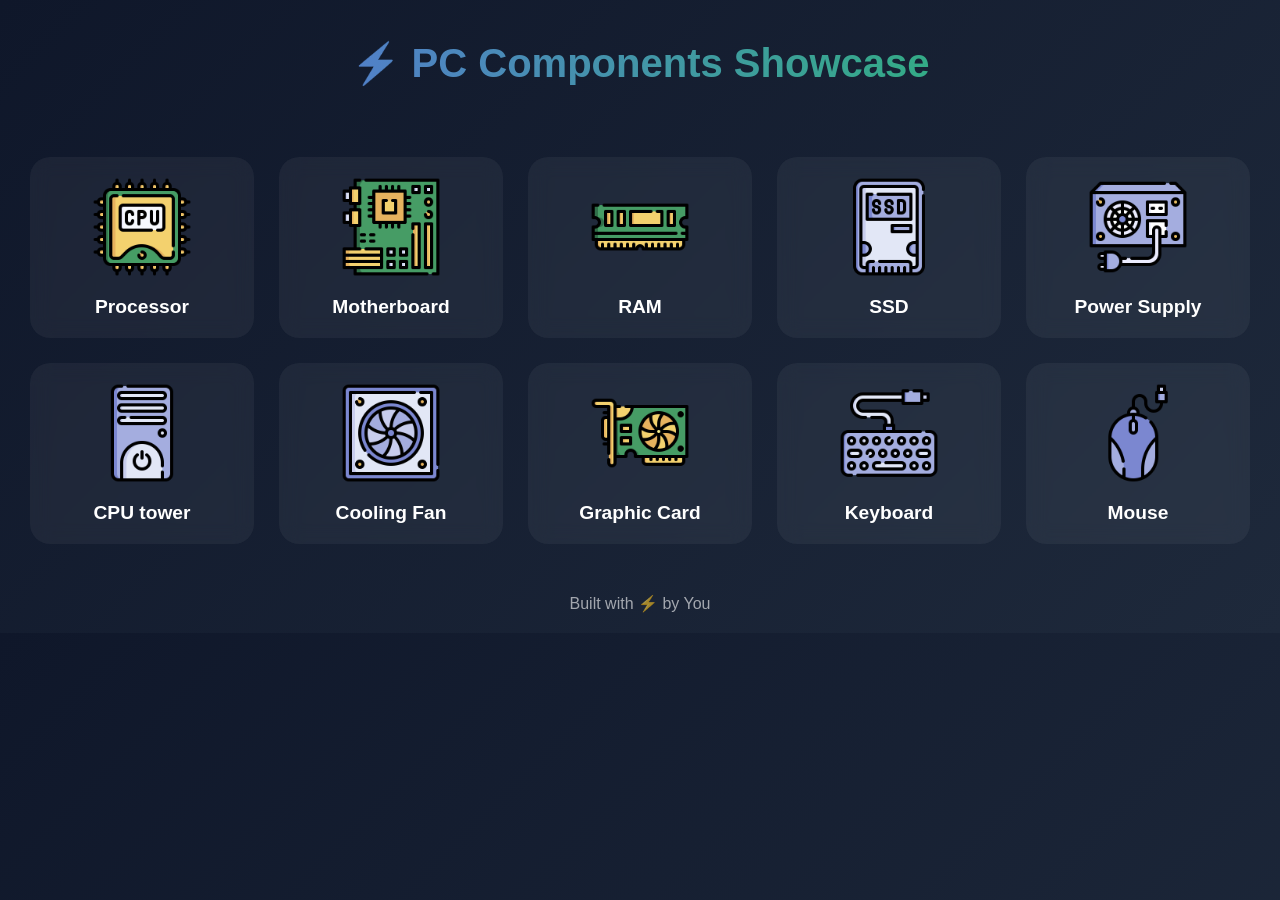
<file: index.html>
<!DOCTYPE html>
<html lang="en">
<head>
<meta charset="UTF-8">
<meta name="viewport" content="width=device-width, initial-scale=1.0">
<title>PC Components Showcase</title>

<style>
    * {
        margin: 0;
        padding: 0;
        box-sizing: border-box;
        font-family: 'Segoe UI', sans-serif;
    }

    body {
        background: linear-gradient(135deg, #0f172a, #1e293b);
        color: white;
        overflow-x: hidden;
    }

    header {
        text-align: center;
        padding: 40px 20px;
        font-size: 2.5rem;
        font-weight: bold;
        background: linear-gradient(90deg, #6366f1, #22c55e);
        -webkit-background-clip: text;
        -webkit-text-fill-color: transparent;
    }

    .container {
        display: grid;
        grid-template-columns: repeat(auto-fit, minmax(200px, 1fr));
        gap: 25px;
        padding: 30px;
    }

    .card {
        background: rgba(255, 255, 255, 0.05);
        border-radius: 20px;
        backdrop-filter: blur(10px);
        padding: 20px;
        text-align: center;
        transition: 0.4s;
        cursor: pointer;
        position: relative;
        overflow: hidden;
    }

    .card:hover {
        transform: translateY(-10px) scale(1.05);
        box-shadow: 0 20px 40px rgba(0,0,0,0.4);
    }

    .card img {
        width: 100px;
        height: 100px;
        object-fit: contain;
        transition: transform 0.5s ease;
    }

    .card:hover img {
        transform: rotate(10deg) scale(1.1);
    }

    .card h3 {
        margin-top: 15px;
        font-size: 1.2rem;
    }

    /* Glow effect */
    .card::before {
        content: "";
        position: absolute;
        width: 200%;
        height: 200%;
        background: radial-gradient(circle, rgba(99,102,241,0.2), transparent);
        top: -50%;
        left: -50%;
        opacity: 0;
        transition: 0.5s;
    }

    .card:hover::before {
        opacity: 1;
    }

    /* Floating animation */
    @keyframes float {
        0%, 100% { transform: translateY(0); }
        50% { transform: translateY(-10px); }
    }

    .card img {
        animation: float 4s ease-in-out infinite;
    }

    footer {
        text-align: center;
        padding: 20px;
        opacity: 0.6;
    }

    /* Responsive tweaks */
    @media (max-width: 600px) {
        header {
            font-size: 1.8rem;
        }
    }
</style>
</head>

<body>

<header>⚡ PC Components Showcase</header>

<div class="container">

    <div class="card">
    <a href="cpu.html" style="text-decoration:none; color:white;">
        <img src="icons/processor.png">
        <h3>Processor</h3>
    </a>
</div>

    <div class="card">
    <a href="mother-board.html" style="text-decoration:none; color:white;">
        <img src="icons/motherboard.png">
        <h3>Motherboard</h3>
    </a>
</div>

    <div class="card">
    <a href="ram.html" style="text-decoration:none; color:white;">
        <img src="icons/ram-memory.png">
        <h3>RAM</h3>
    </a>
</div>

    <div class="card">
    <a href="ssd.html" style="text-decoration:none; color:white;">
        <img src="icons/solid-state-drive.png">
        <h3>SSD</h3>
    </a>
</div>

    <div class="card">
    <a href="psu.html" style="text-decoration:none; color:white;">
        <img src="icons/power-supply.png">
        <h3>Power Supply</h3>
    </a>
</div>

    <div class="card">
    <a href="case.html" style="text-decoration:none; color:white;">
        <img src="icons/cpu-tower.png">
        <h3>CPU tower</h3>
    </a>
</div>

<div class="card">
    <a href="cpu-cooler.html" style="text-decoration:none; color:white;">
        <img src="icons/fan.png">
        <h3>Cooling Fan</h3>
    </a>
</div>

<div class="card">
    <a href="graphic-card.html" style="text-decoration:none; color:white;">
        <img src="icons/vga-card.png">
        <h3>Graphic Card</h3>
    </a>
</div>

<div class="card">
    <a href="cpu-cooler.html" style="text-decoration:none; color:white;">
        <img src="icons/electric-keyboard.png">
        <h3>Keyboard</h3>
    </a>
</div>

<div class="card">
    <a href="cpu-cooler.html" style="text-decoration:none; color:white;">
        <img src="icons/mouse-clicker.png">
        <h3>Mouse</h3>
    </a>
</div>

</div>

<footer>Built with ⚡ by You</footer>



</body>
</html>
</file>
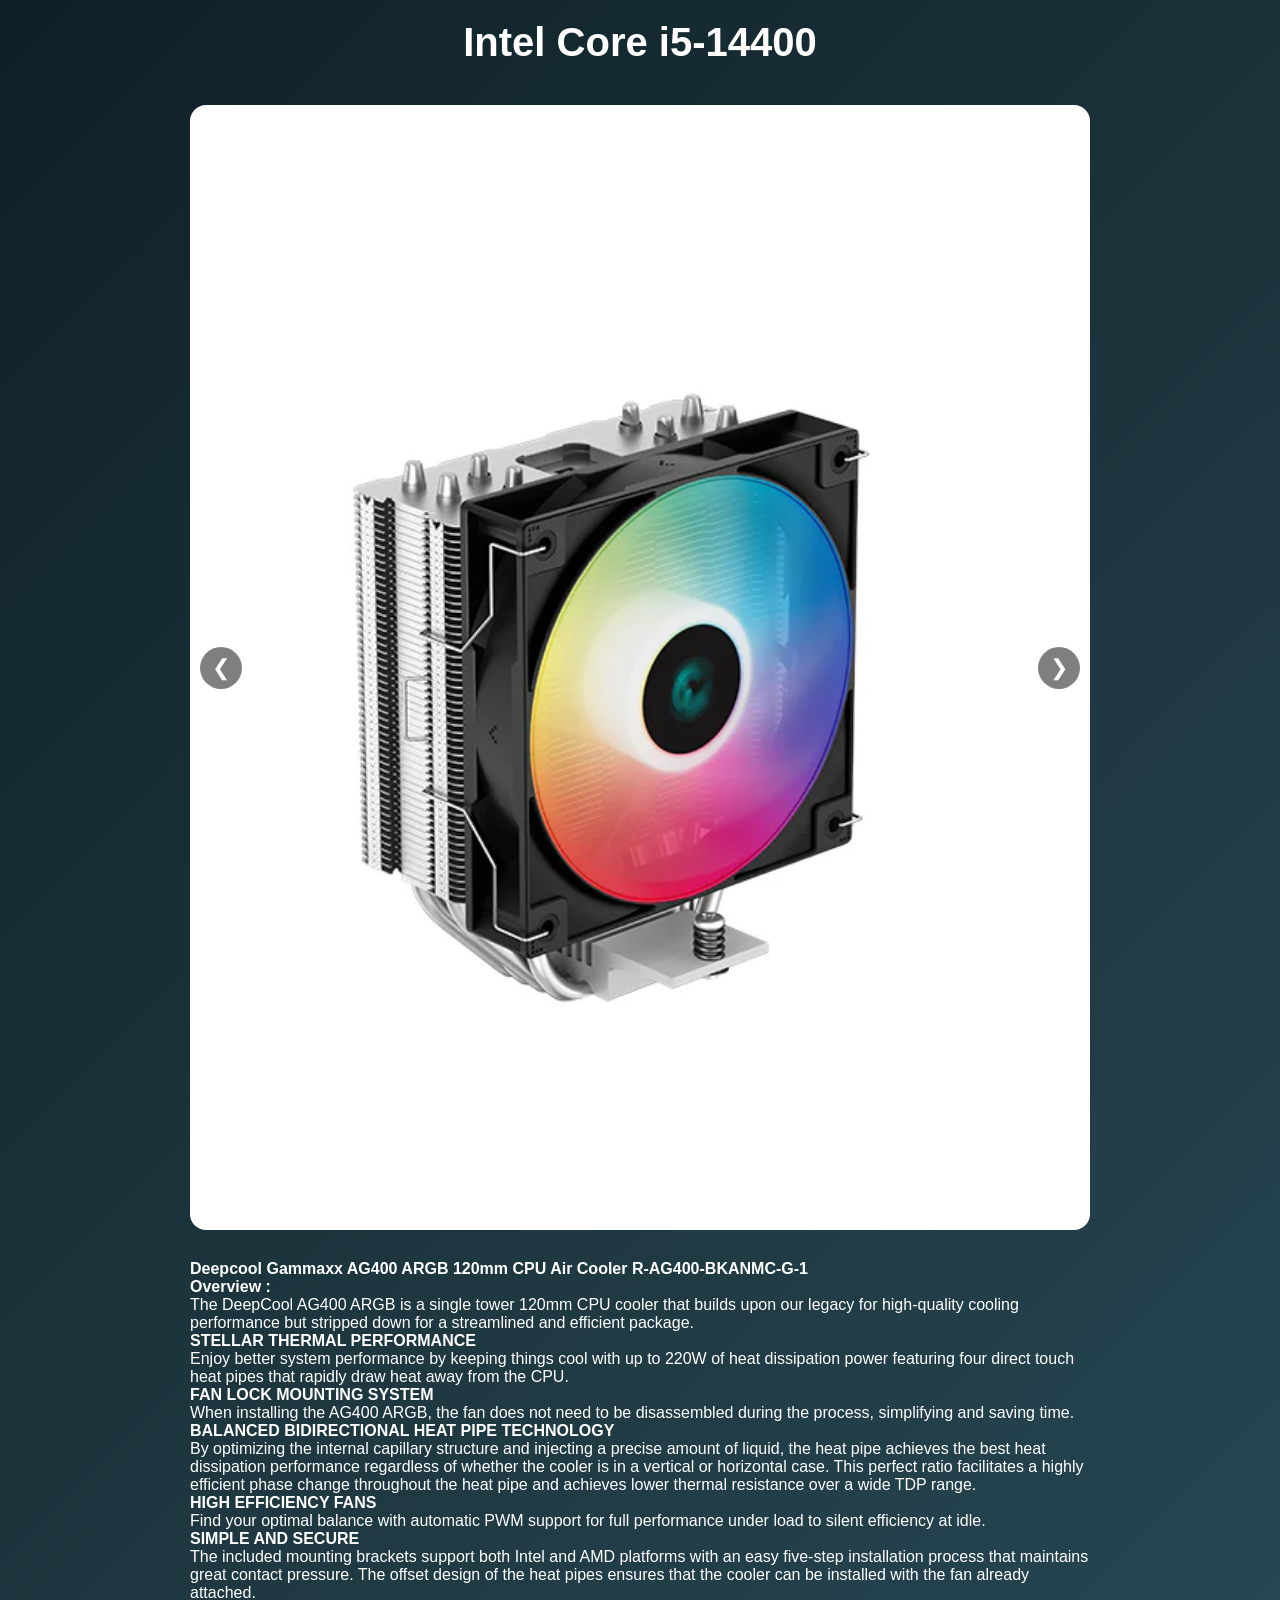
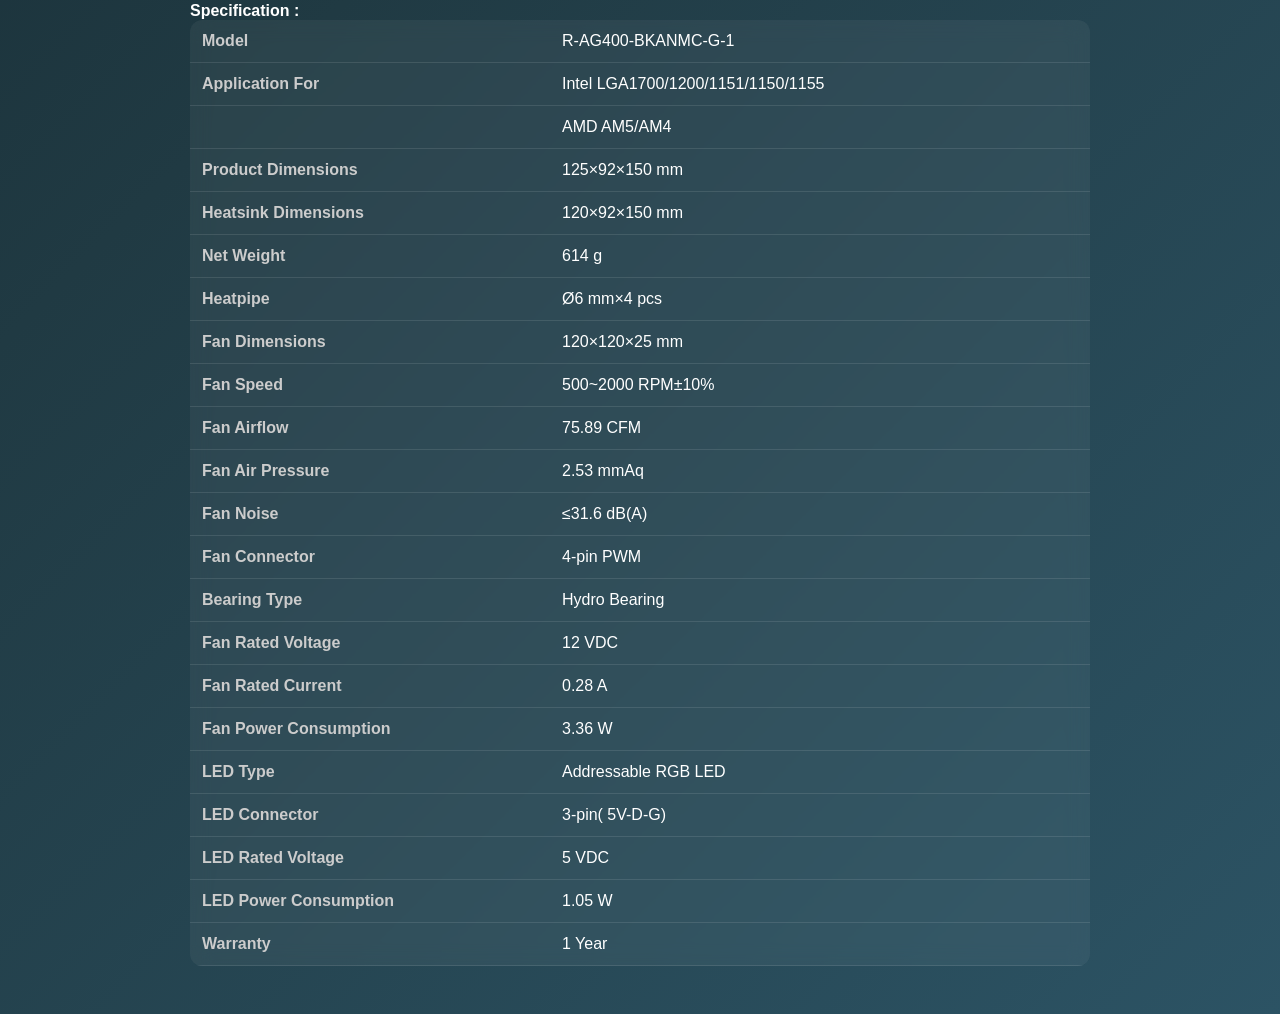
<file: cpu-cooler.html>
<!DOCTYPE html>
<html lang="en">
<head>
<meta charset="UTF-8">
<meta name="viewport" content="width=device-width, initial-scale=1.0">
<title>Intel i5-14400</title>

<style>
* { margin: 0; padding: 0; box-sizing: border-box; }

body {
    font-family: 'Segoe UI', sans-serif;
    background: linear-gradient(135deg, #0f2027, #203a43, #2c5364);
    color: white;
    text-align: center;
}

/* Heading */
h1 {
    padding: 20px;
    font-size: clamp(22px, 4vw, 40px);
}

/* Slider */
.slider {
    position: relative;
    width: 90%;
    max-width: 900px;
    margin: 20px auto;
    overflow: hidden;
    border-radius: 16px;
}

.slides {
    display: flex;
    transition: transform 0.8s ease-in-out;
}

.slide {
    min-width: 100%;
}

.slide img {
    width: 100%;
    display: block;
    cursor: pointer;
}

/* Arrows */
.arrow {
    position: absolute;
    top: 50%;
    transform: translateY(-50%);
    font-size: 22px;
    background: rgba(0,0,0,0.5);
    border: none;
    color: white;
    padding: 8px 12px;
    cursor: pointer;
    border-radius: 50%;
}

.left { left: 10px; }
.right { right: 10px; }

/* Table Section */
.specs {
    width: 90%;
    max-width: 900px;
    margin: 30px auto;
    text-align: left;
}

.specs h2 {
    margin-bottom: 15px;
}

table {
    width: 100%;
    border-collapse: collapse;
    background: rgba(255,255,255,0.05);
    backdrop-filter: blur(10px);
    border-radius: 12px;
    overflow: hidden;
}

td {
    padding: 12px;
    border-bottom: 1px solid rgba(255,255,255,0.1);
}

td:first-child {
    font-weight: bold;
    width: 40%;
    color: #ccc;
}

/* Viewer */
.viewer {
    position: fixed;
    top:0; left:0;
    width:100%; height:100%;
    background: rgba(0,0,0,0.9);
    display:none;
    justify-content:center;
    align-items:center;
}

.viewer img {
    max-width:90%;
    max-height:90%;
}

.viewer.active { display:flex; }

</style>
</head>

<body>

<h1>Intel Core i5-14400</h1>

<!-- SLIDER -->
<div class="slider" id="slider">
    <div class="slides" id="slides">
        <div class="slide"><img src="products/01.png"></div>
		<div class="slide"><img src="products/02.png"></div>
		<div class="slide"><img src="products/03.png"></div>
		<div class="slide"><img src="products/04.png"></div>
		<div class="slide"><img src="products/05.png"></div>
		<div class="slide"><img src="products/06.png"></div>
        
    </div>

    <button class="arrow left" onclick="prevSlide()">❮</button>
    <button class="arrow right" onclick="nextSlide()">❯</button>
</div>

<!-- SPEC TABLE -->
<div class="specs">


<div class="woocommerce-Tabs-panel woocommerce-Tabs-panel--description panel entry-content wc-tab" id="tab-description" role="tabpanel" aria-labelledby="tab-title-description" style=""><p><strong>Deepcool Gammaxx AG400 ARGB 120mm CPU Air Cooler R-AG400-BKANMC-G-1</strong></p><p><strong>Overview :&nbsp;</strong></p><p>The DeepCool AG400 ARGB is a single tower 120mm CPU cooler that builds upon our legacy for high-quality cooling performance but stripped down for a streamlined and efficient package.</p><p><strong>STELLAR THERMAL PERFORMANCE</strong></p><p>Enjoy better system performance by keeping things cool with up to 220W of heat dissipation power featuring four direct touch heat pipes that rapidly draw heat away from the CPU.</p><p><strong>FAN LOCK MOUNTING SYSTEM</strong></p><p>When installing the AG400 ARGB, the fan does not need to be disassembled during the process, simplifying and saving time.</p><p><strong>BALANCED BIDIRECTIONAL HEAT PIPE TECHNOLOGY</strong></p><p>By optimizing the internal capillary structure and injecting a precise amount of liquid, the heat pipe achieves the best heat dissipation performance regardless of whether the cooler is in a vertical or horizontal case. This perfect ratio facilitates a highly efficient phase change throughout the heat pipe and achieves lower thermal resistance over a wide TDP range.</p><p><strong>HIGH EFFICIENCY FANS</strong></p><p>Find your optimal balance with automatic PWM support for full performance under load to silent efficiency at idle.</p><p><strong>SIMPLE AND SECURE</strong></p><p>The included mounting brackets support both Intel and AMD platforms with an easy five-step installation process that maintains great contact pressure. The offset design of the heat pipes ensures that the cooler can be installed with the fan already attached.</p><p><strong>Specification :&nbsp;</strong></p><table width="393"><tbody><tr><td width="161">Model</td><td width="232">R-AG400-BKANMC-G-1</td></tr><tr><td>Application For</td><td>Intel&nbsp;LGA1700/1200/1151/1150/1155</td></tr><tr><td></td><td>AMD&nbsp;AM5/AM4</td></tr><tr><td>Product Dimensions</td><td>125×92×150 mm</td></tr><tr><td>Heatsink Dimensions</td><td>120×92×150 mm</td></tr><tr><td>Net Weight</td><td>614 g</td></tr><tr><td>Heatpipe</td><td>Ø6 mm×4 pcs</td></tr><tr><td>Fan Dimensions</td><td>120×120×25 mm</td></tr><tr><td>Fan Speed</td><td>500~2000 RPM±10%</td></tr><tr><td>Fan Airflow</td><td>75.89 CFM</td></tr><tr><td>Fan Air Pressure</td><td>2.53 mmAq</td></tr><tr><td>Fan Noise</td><td>≤31.6 dB(A)</td></tr><tr><td>Fan Connector</td><td>4-pin PWM</td></tr><tr><td>Bearing Type</td><td>Hydro Bearing</td></tr><tr><td>Fan Rated Voltage</td><td>12 VDC</td></tr><tr><td>Fan Rated Current</td><td>0.28 A</td></tr><tr><td>Fan Power Consumption</td><td>3.36 W</td></tr><tr><td>LED Type</td><td>Addressable RGB LED</td></tr><tr><td>LED Connector</td><td>3-pin( 5V-D-G)</td></tr><tr><td>LED Rated Voltage</td><td>5 VDC</td></tr><tr><td>LED Power Consumption</td><td>1.05 W</td></tr><tr><td>Warranty</td><td>1 Year</td></tr></tbody></table><p>&nbsp;</p></div>
    
	

</div>
	
</div>

<!-- FULLSCREEN -->
<div class="viewer" id="viewer" onclick="closeViewer()">
    <img id="viewerImg">
</div>

<script>
let index = 0;
const slides = document.getElementById("slides");
const totalSlides = slides.children.length;

function updateSlide() {
    slides.style.transform = `translateX(-${index * 100}%)`;
}

function nextSlide() {
    index = (index + 1) % totalSlides;
    updateSlide();
}

function prevSlide() {
    index = (index - 1 + totalSlides) % totalSlides;
    updateSlide();
}

setInterval(nextSlide, 5000);

/* Swipe */
let startX = 0;

slider.addEventListener("touchstart", e => {
    startX = e.touches[0].clientX;
});

slider.addEventListener("touchend", e => {
    let endX = e.changedTouches[0].clientX;
    if (startX - endX > 50) nextSlide();
    if (endX - startX > 50) prevSlide();
});

/* Viewer */
const viewer = document.getElementById("viewer");
const viewerImg = document.getElementById("viewerImg");

document.querySelectorAll(".slide img").forEach(img => {
    img.onclick = () => {
        viewer.classList.add("active");
        viewerImg.src = img.src;
    }
});

function closeViewer() {
    viewer.classList.remove("active");
}
</script>

</body>
</html>
</file>
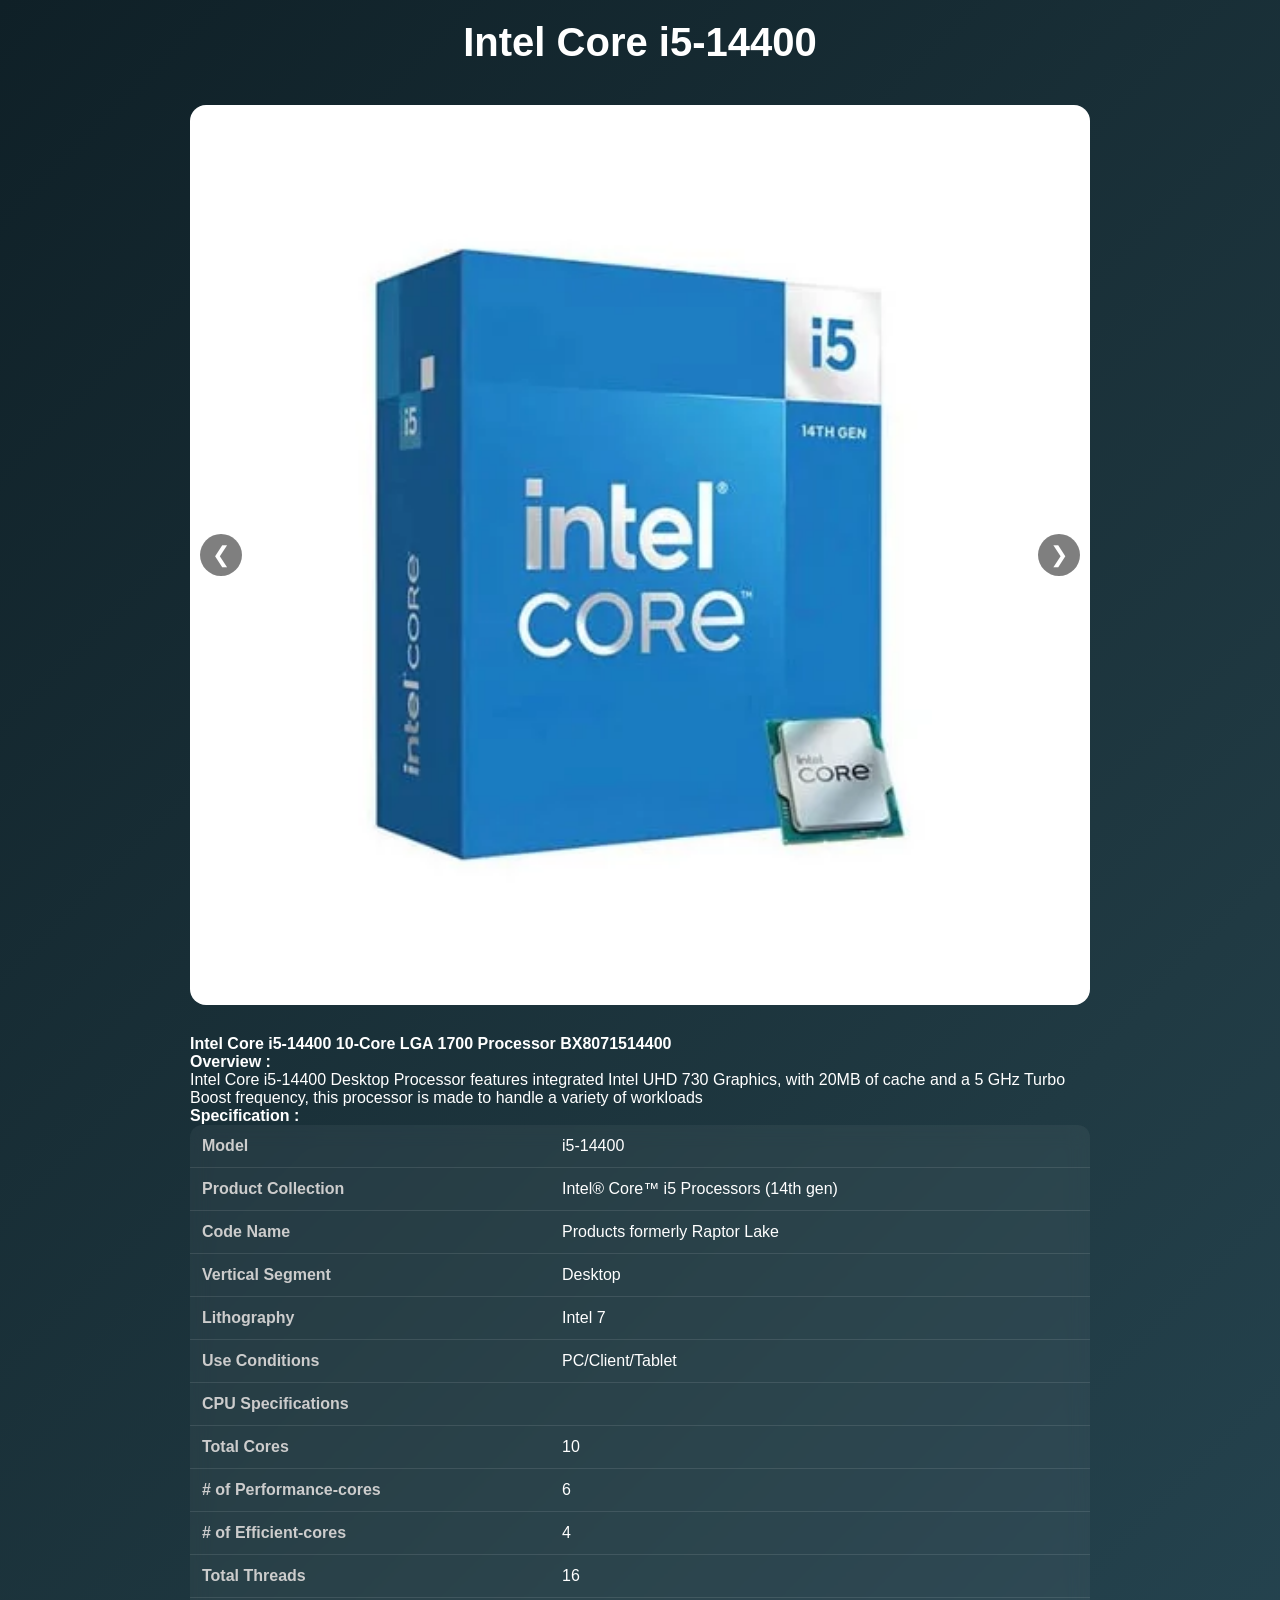
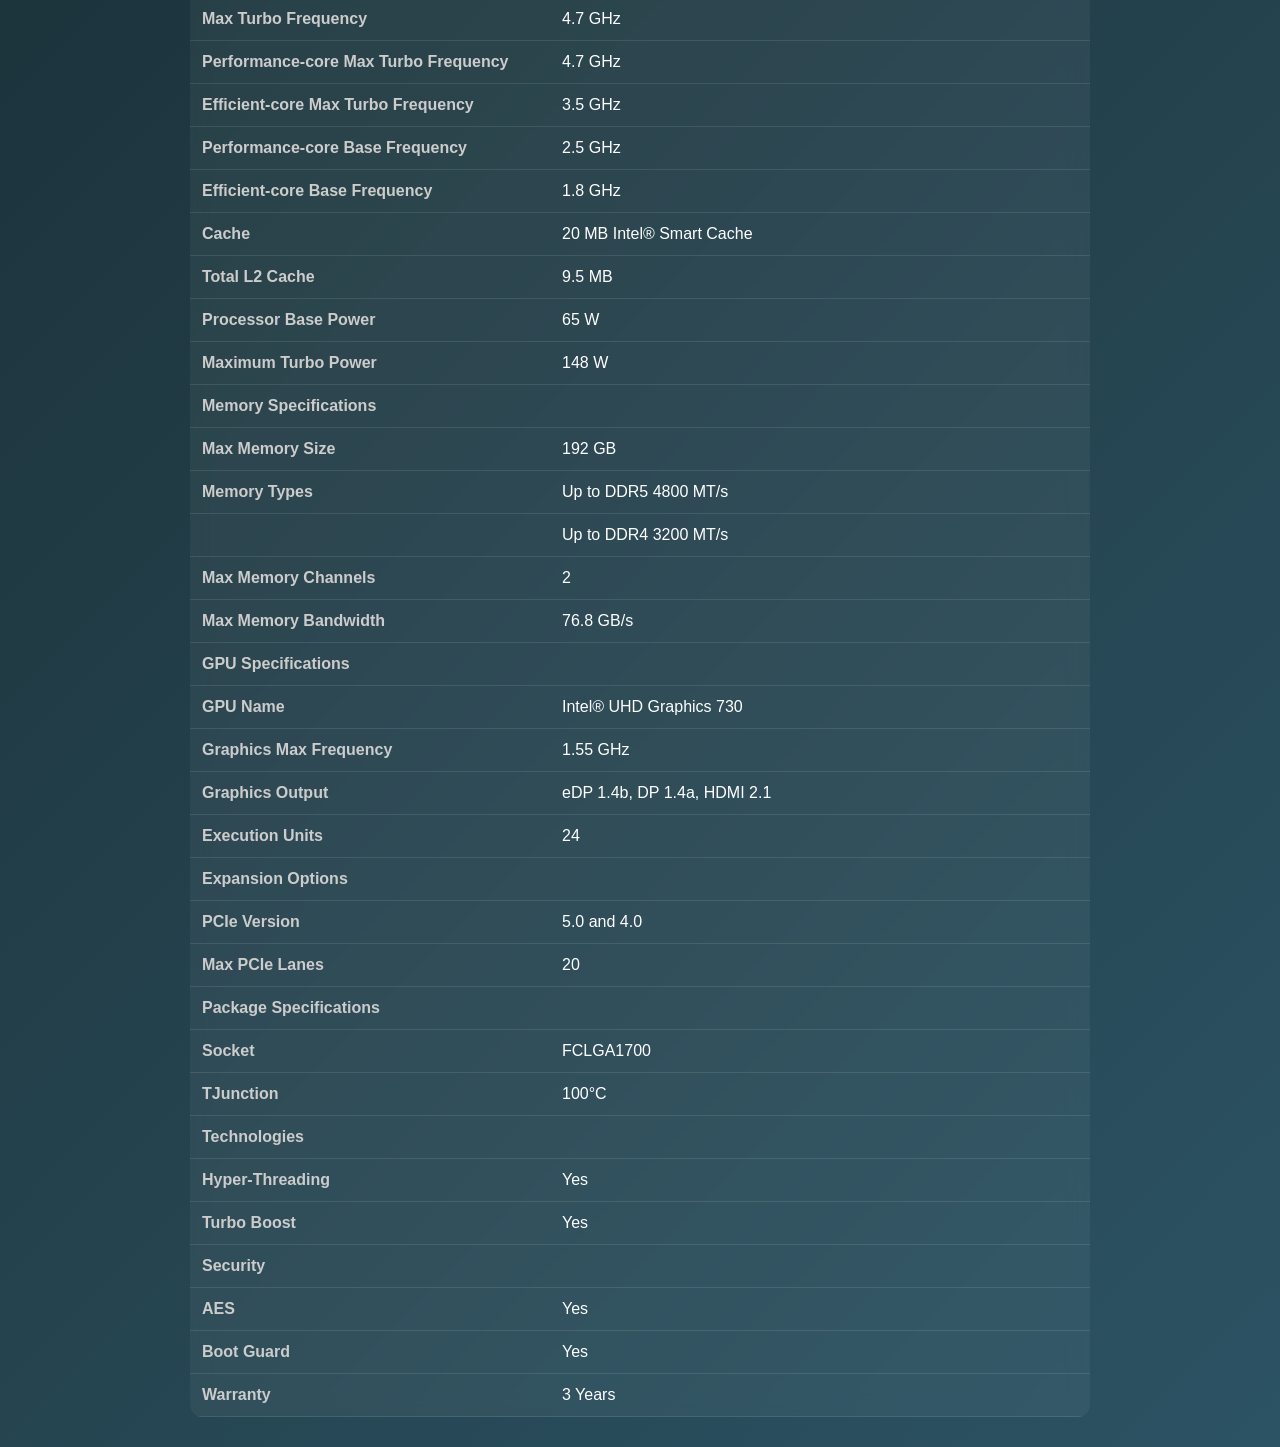
<file: cpu.html>
<!DOCTYPE html>
<html lang="en">
<head>
<meta charset="UTF-8">
<meta name="viewport" content="width=device-width, initial-scale=1.0">
<title>Intel i5-14400</title>

<style>
* { margin: 0; padding: 0; box-sizing: border-box; }

body {
    font-family: 'Segoe UI', sans-serif;
    background: linear-gradient(135deg, #0f2027, #203a43, #2c5364);
    color: white;
    text-align: center;
}

/* Heading */
h1 {
    padding: 20px;
    font-size: clamp(22px, 4vw, 40px);
}

/* Slider */
.slider {
    position: relative;
    width: 90%;
    max-width: 900px;
    margin: 20px auto;
    overflow: hidden;
    border-radius: 16px;
}

.slides {
    display: flex;
    transition: transform 0.8s ease-in-out;
}

.slide {
    min-width: 100%;
}

.slide img {
    width: 100%;
    display: block;
    cursor: pointer;
}

/* Arrows */
.arrow {
    position: absolute;
    top: 50%;
    transform: translateY(-50%);
    font-size: 22px;
    background: rgba(0,0,0,0.5);
    border: none;
    color: white;
    padding: 8px 12px;
    cursor: pointer;
    border-radius: 50%;
}

.left { left: 10px; }
.right { right: 10px; }

/* Table Section */
.specs {
    width: 90%;
    max-width: 900px;
    margin: 30px auto;
    text-align: left;
}

.specs h2 {
    margin-bottom: 15px;
}

table {
    width: 100%;
    border-collapse: collapse;
    background: rgba(255,255,255,0.05);
    backdrop-filter: blur(10px);
    border-radius: 12px;
    overflow: hidden;
}

td {
    padding: 12px;
    border-bottom: 1px solid rgba(255,255,255,0.1);
}

td:first-child {
    font-weight: bold;
    width: 40%;
    color: #ccc;
}

/* Viewer */
.viewer {
    position: fixed;
    top:0; left:0;
    width:100%; height:100%;
    background: rgba(0,0,0,0.9);
    display:none;
    justify-content:center;
    align-items:center;
}

.viewer img {
    max-width:90%;
    max-height:90%;
}

.viewer.active { display:flex; }

</style>
</head>

<body>

<h1>Intel Core i5-14400</h1>

<!-- SLIDER -->
<div class="slider" id="slider">
    <div class="slides" id="slides">
        <div class="slide">
            <img src="products/Intel-Core-i5-14400-10-Core-LGA-1700-Processor-BX8071514400.png">
        </div>
    </div>

    <button class="arrow left" onclick="prevSlide()">❮</button>
    <button class="arrow right" onclick="nextSlide()">❯</button>
</div>

<!-- SPEC TABLE -->
<div class="specs">
<div class="woocommerce-Tabs-panel woocommerce-Tabs-panel--description panel entry-content wc-tab" id="tab-description" role="tabpanel" aria-labelledby="tab-title-description">

  <p><strong>Intel Core i5-14400 10-Core LGA 1700 Processor BX8071514400</strong></p>

  <p><strong>Overview :</strong></p>
  <p>
    Intel Core i5-14400 Desktop Processor features integrated Intel UHD 730 Graphics,
    with 20MB of cache and a 5 GHz Turbo Boost frequency, this processor is made
    to handle a variety of workloads
  </p>

  <p><strong>Specification :</strong></p>

  <table width="622">
    <tbody>

      <tr><td width="364">Model</td><td width="258">i5-14400</td></tr>
      <tr><td>Product Collection</td><td>Intel® Core™ i5 Processors (14th gen)</td></tr>
      <tr><td>Code Name</td><td>Products formerly Raptor Lake</td></tr>
      <tr><td>Vertical Segment</td><td>Desktop</td></tr>
      <tr><td>Lithography</td><td>Intel 7</td></tr>
      <tr><td>Use Conditions</td><td>PC/Client/Tablet</td></tr>

      <tr><td><strong>CPU Specifications</strong></td><td></td></tr>
      <tr><td>Total Cores</td><td>10</td></tr>
      <tr><td># of Performance-cores</td><td>6</td></tr>
      <tr><td># of Efficient-cores</td><td>4</td></tr>
      <tr><td>Total Threads</td><td>16</td></tr>
      <tr><td>Max Turbo Frequency</td><td>4.7 GHz</td></tr>
      <tr><td>Performance-core Max Turbo Frequency</td><td>4.7 GHz</td></tr>
      <tr><td>Efficient-core Max Turbo Frequency</td><td>3.5 GHz</td></tr>
      <tr><td>Performance-core Base Frequency</td><td>2.5 GHz</td></tr>
      <tr><td>Efficient-core Base Frequency</td><td>1.8 GHz</td></tr>
      <tr><td>Cache</td><td>20 MB Intel® Smart Cache</td></tr>
      <tr><td>Total L2 Cache</td><td>9.5 MB</td></tr>
      <tr><td>Processor Base Power</td><td>65 W</td></tr>
      <tr><td>Maximum Turbo Power</td><td>148 W</td></tr>

      <tr><td><strong>Memory Specifications</strong></td><td></td></tr>
      <tr><td>Max Memory Size</td><td>192 GB</td></tr>
      <tr><td>Memory Types</td><td>Up to DDR5 4800 MT/s</td></tr>
      <tr><td></td><td>Up to DDR4 3200 MT/s</td></tr>
      <tr><td>Max Memory Channels</td><td>2</td></tr>
      <tr><td>Max Memory Bandwidth</td><td>76.8 GB/s</td></tr>

      <tr><td><strong>GPU Specifications</strong></td><td></td></tr>
      <tr><td>GPU Name</td><td>Intel® UHD Graphics 730</td></tr>
      <tr><td>Graphics Max Frequency</td><td>1.55 GHz</td></tr>
      <tr><td>Graphics Output</td><td>eDP 1.4b, DP 1.4a, HDMI 2.1</td></tr>
      <tr><td>Execution Units</td><td>24</td></tr>

      <tr><td><strong>Expansion Options</strong></td><td></td></tr>
      <tr><td>PCIe Version</td><td>5.0 and 4.0</td></tr>
      <tr><td>Max PCIe Lanes</td><td>20</td></tr>

      <tr><td><strong>Package Specifications</strong></td><td></td></tr>
      <tr><td>Socket</td><td>FCLGA1700</td></tr>
      <tr><td>TJunction</td><td>100°C</td></tr>

      <tr><td><strong>Technologies</strong></td><td></td></tr>
      <tr><td>Hyper-Threading</td><td>Yes</td></tr>
      <tr><td>Turbo Boost</td><td>Yes</td></tr>

      <tr><td><strong>Security</strong></td><td></td></tr>
      <tr><td>AES</td><td>Yes</td></tr>
      <tr><td>Boot Guard</td><td>Yes</td></tr>

      <tr><td>Warranty</td><td>3 Years</td></tr>

    </tbody>
  </table>

</div>
    

</div>
	
</div>

<!-- FULLSCREEN -->
<div class="viewer" id="viewer" onclick="closeViewer()">
    <img id="viewerImg">
</div>

<script>
let index = 0;
const slides = document.getElementById("slides");
const totalSlides = slides.children.length;

function updateSlide() {
    slides.style.transform = `translateX(-${index * 100}%)`;
}

function nextSlide() {
    index = (index + 1) % totalSlides;
    updateSlide();
}

function prevSlide() {
    index = (index - 1 + totalSlides) % totalSlides;
    updateSlide();
}

setInterval(nextSlide, 5000);

/* Swipe */
let startX = 0;

slider.addEventListener("touchstart", e => {
    startX = e.touches[0].clientX;
});

slider.addEventListener("touchend", e => {
    let endX = e.changedTouches[0].clientX;
    if (startX - endX > 50) nextSlide();
    if (endX - startX > 50) prevSlide();
});

/* Viewer */
const viewer = document.getElementById("viewer");
const viewerImg = document.getElementById("viewerImg");

document.querySelectorAll(".slide img").forEach(img => {
    img.onclick = () => {
        viewer.classList.add("active");
        viewerImg.src = img.src;
    }
});

function closeViewer() {
    viewer.classList.remove("active");
}
</script>

</body>
</html>
</file>
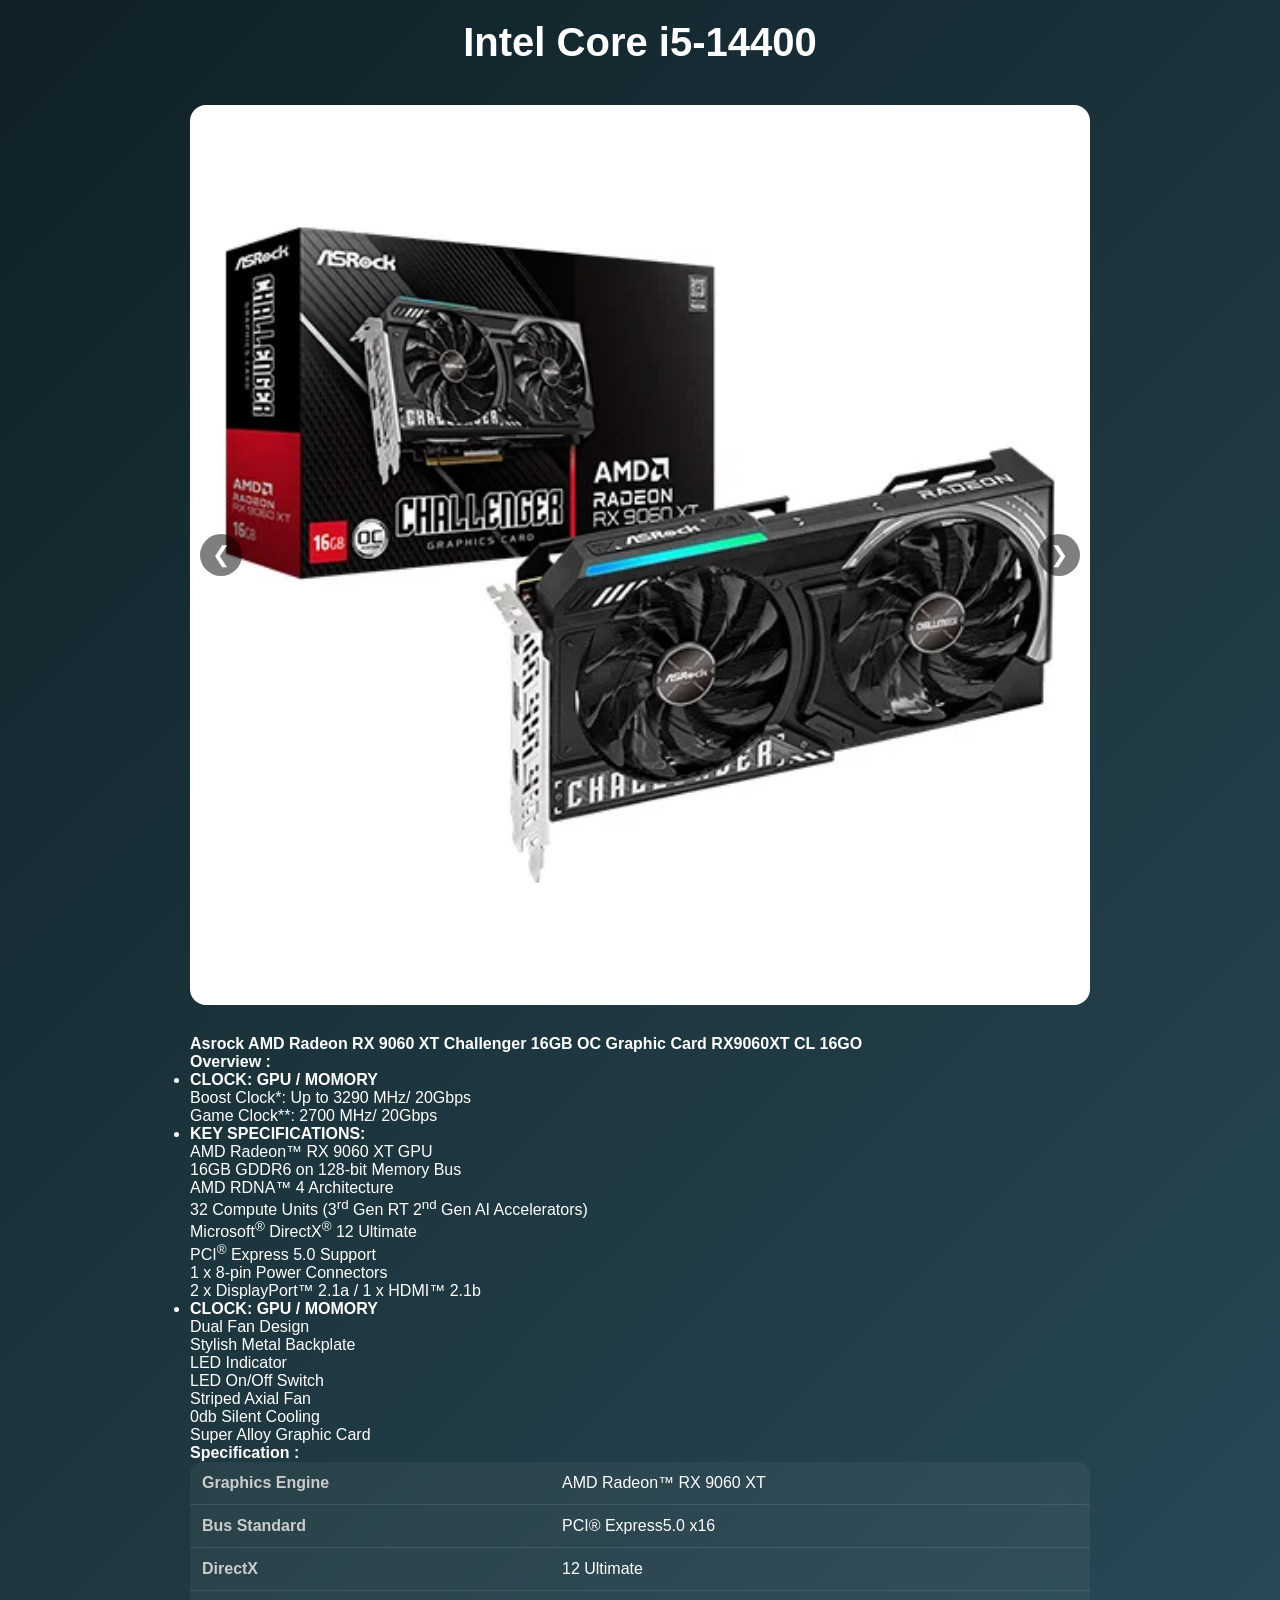
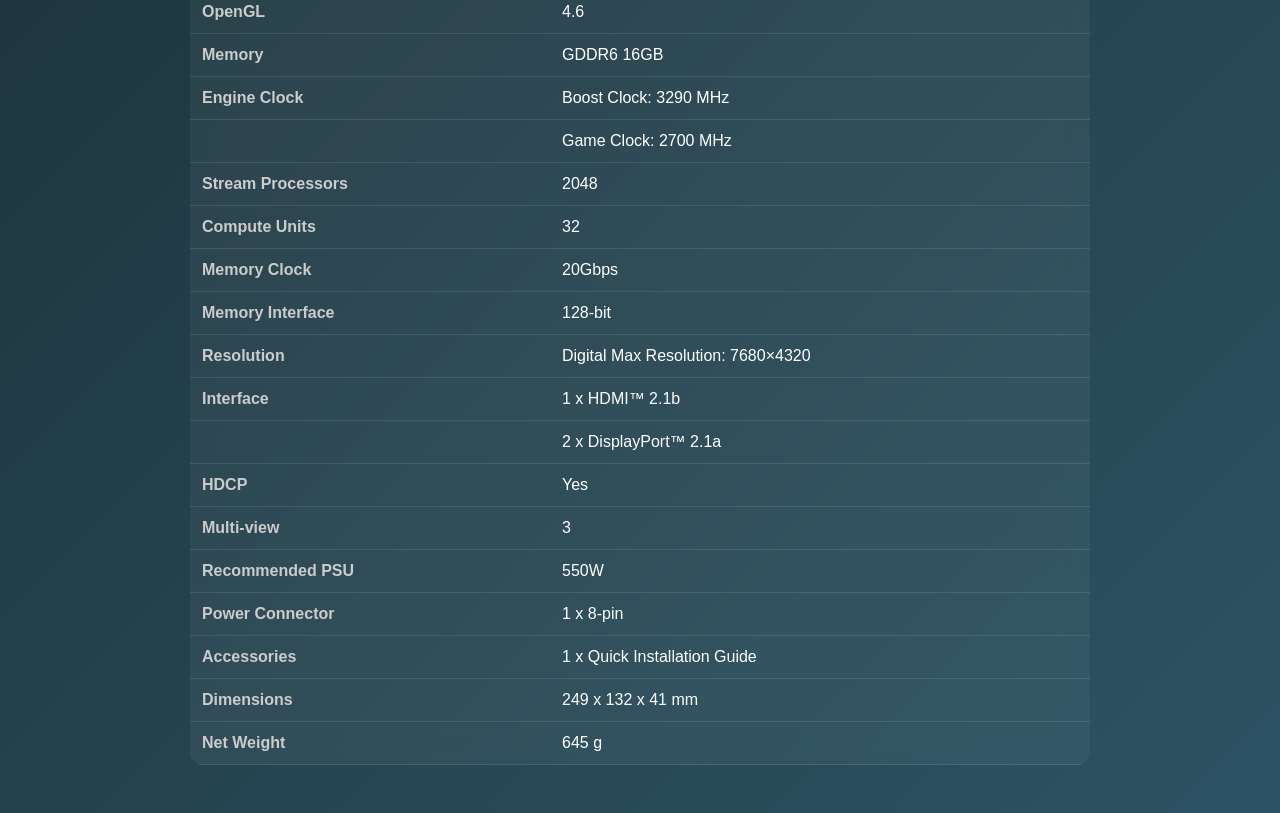
<file: graphic-card.html>
<!DOCTYPE html>
<html lang="en">
<head>
<meta charset="UTF-8">
<meta name="viewport" content="width=device-width, initial-scale=1.0">
<title>Intel i5-14400</title>

<style>
* { margin: 0; padding: 0; box-sizing: border-box; }

body {
    font-family: 'Segoe UI', sans-serif;
    background: linear-gradient(135deg, #0f2027, #203a43, #2c5364);
    color: white;
    text-align: center;
}

/* Heading */
h1 {
    padding: 20px;
    font-size: clamp(22px, 4vw, 40px);
}

/* Slider */
.slider {
    position: relative;
    width: 90%;
    max-width: 900px;
    margin: 20px auto;
    overflow: hidden;
    border-radius: 16px;
}

.slides {
    display: flex;
    transition: transform 0.8s ease-in-out;
}

.slide {
    min-width: 100%;
}

.slide img {
    width: 100%;
    display: block;
    cursor: pointer;
}

/* Arrows */
.arrow {
    position: absolute;
    top: 50%;
    transform: translateY(-50%);
    font-size: 22px;
    background: rgba(0,0,0,0.5);
    border: none;
    color: white;
    padding: 8px 12px;
    cursor: pointer;
    border-radius: 50%;
}

.left { left: 10px; }
.right { right: 10px; }

/* Table Section */
.specs {
    width: 90%;
    max-width: 900px;
    margin: 30px auto;
    text-align: left;
}

.specs h2 {
    margin-bottom: 15px;
}

table {
    width: 100%;
    border-collapse: collapse;
    background: rgba(255,255,255,0.05);
    backdrop-filter: blur(10px);
    border-radius: 12px;
    overflow: hidden;
}

td {
    padding: 12px;
    border-bottom: 1px solid rgba(255,255,255,0.1);
}

td:first-child {
    font-weight: bold;
    width: 40%;
    color: #ccc;
}

/* Viewer */
.viewer {
    position: fixed;
    top:0; left:0;
    width:100%; height:100%;
    background: rgba(0,0,0,0.9);
    display:none;
    justify-content:center;
    align-items:center;
}

.viewer img {
    max-width:90%;
    max-height:90%;
}

.viewer.active { display:flex; }

</style>
</head>

<body>

<h1>Intel Core i5-14400</h1>

<!-- SLIDER -->
<div class="slider" id="slider">
    <div class="slides" id="slides">
        <div class="slide"><img src="products/rx9060xt-cl-16go-image-1.png"></div>
        <div class="slide"><img src="products/rx9060xt-cl-16go-image-2.png"></div>
		<div class="slide"><img src="products/rx9060xt-cl-16go-image-3.png"></div>
		<div class="slide"><img src="products/rx9060xt-cl-16go-image-4.png"></div>
		<div class="slide"><img src="products/rx9060xt-cl-16go-image-5.png"></div>
		<div class="slide"><img src="products/rx9060xt-cl-16go-image-6.png"></div>
    </div>

    <button class="arrow left" onclick="prevSlide()">❮</button>
    <button class="arrow right" onclick="nextSlide()">❯</button>
</div>

<!-- SPEC TABLE -->
<div class="specs">


<div class="woocommerce-Tabs-panel woocommerce-Tabs-panel--description panel entry-content wc-tab" id="tab-description" role="tabpanel" aria-labelledby="tab-title-description" style=""><p><strong>Asrock AMD Radeon RX 9060 XT Challenger 16GB OC Graphic Card RX9060XT CL 16GO</strong></p><p><strong>Overview :&nbsp;</strong></p><ul><li><b>CLOCK: GPU / MOMORY</b><br>
Boost Clock*: Up to 3290 MHz/ 20Gbps<br>
Game Clock**: 2700 MHz/ 20Gbps</li><li><b>KEY SPECIFICATIONS:</b><br>
AMD Radeon™ RX 9060 XT GPU<br>
16GB GDDR6 on 128-bit Memory Bus<br>
AMD RDNA™ 4 Architecture<br>
32 Compute Units (3<sup>rd</sup>&nbsp;Gen RT   2<sup>nd</sup>&nbsp;Gen AI Accelerators)<br>
Microsoft<sup>®</sup>&nbsp;DirectX<sup>®</sup>&nbsp;12 Ultimate<br>
PCI<sup>®</sup>&nbsp;Express 5.0 Support<br>
1 x 8-pin Power Connectors<br>
2 x DisplayPort™ 2.1a / 1 x HDMI™ 2.1b</li><li><b>CLOCK: GPU / MOMORY</b><br>
Dual Fan Design<br>
Stylish Metal Backplate<br>
LED Indicator<br>
LED On/Off Switch<br>
Striped Axial Fan<br>
0db Silent Cooling<br>
Super Alloy Graphic Card</li></ul><p><strong>Specification :&nbsp;</strong></p><table width="306"><tbody><tr><td width="113">Graphics Engine</td><td width="193">AMD Radeon™ RX 9060 XT</td></tr><tr><td>Bus Standard</td><td>PCI® Express5.0 x16</td></tr><tr><td>DirectX</td><td>12 Ultimate</td></tr><tr><td>OpenGL</td><td>4.6</td></tr><tr><td>Memory</td><td>GDDR6 16GB</td></tr><tr><td>Engine Clock</td><td>Boost Clock: 3290 MHz</td></tr><tr><td></td><td>Game Clock: 2700 MHz</td></tr><tr><td>Stream Processors</td><td>2048</td></tr><tr><td>Compute Units</td><td>32</td></tr><tr><td>Memory Clock</td><td>20Gbps</td></tr><tr><td>Memory Interface</td><td>128-bit</td></tr><tr><td>Resolution</td><td>Digital Max Resolution: 7680×4320</td></tr><tr><td>Interface</td><td>1 x HDMI™ 2.1b</td></tr><tr><td></td><td>2 x DisplayPort™ 2.1a</td></tr><tr><td>HDCP</td><td>Yes</td></tr><tr><td>Multi-view</td><td>3</td></tr><tr><td>Recommended PSU</td><td>550W</td></tr><tr><td>Power Connector</td><td>1 x 8-pin</td></tr><tr><td>Accessories</td><td>1 x Quick Installation Guide</td></tr><tr><td>Dimensions</td><td>249 x 132 x 41 mm</td></tr><tr><td>Net Weight</td><td>645 g</td></tr></tbody></table><p>&nbsp;</p></div>
    

</div>
	
</div>

<!-- FULLSCREEN -->
<div class="viewer" id="viewer" onclick="closeViewer()">
    <img id="viewerImg">
</div>

<script>
let index = 0;
const slides = document.getElementById("slides");
const totalSlides = slides.children.length;

function updateSlide() {
    slides.style.transform = `translateX(-${index * 100}%)`;
}

function nextSlide() {
    index = (index + 1) % totalSlides;
    updateSlide();
}

function prevSlide() {
    index = (index - 1 + totalSlides) % totalSlides;
    updateSlide();
}

setInterval(nextSlide, 5000);

/* Swipe */
let startX = 0;

slider.addEventListener("touchstart", e => {
    startX = e.touches[0].clientX;
});

slider.addEventListener("touchend", e => {
    let endX = e.changedTouches[0].clientX;
    if (startX - endX > 50) nextSlide();
    if (endX - startX > 50) prevSlide();
});

/* Viewer */
const viewer = document.getElementById("viewer");
const viewerImg = document.getElementById("viewerImg");

document.querySelectorAll(".slide img").forEach(img => {
    img.onclick = () => {
        viewer.classList.add("active");
        viewerImg.src = img.src;
    }
});

function closeViewer() {
    viewer.classList.remove("active");
}
</script>

</body>
</html>
</file>
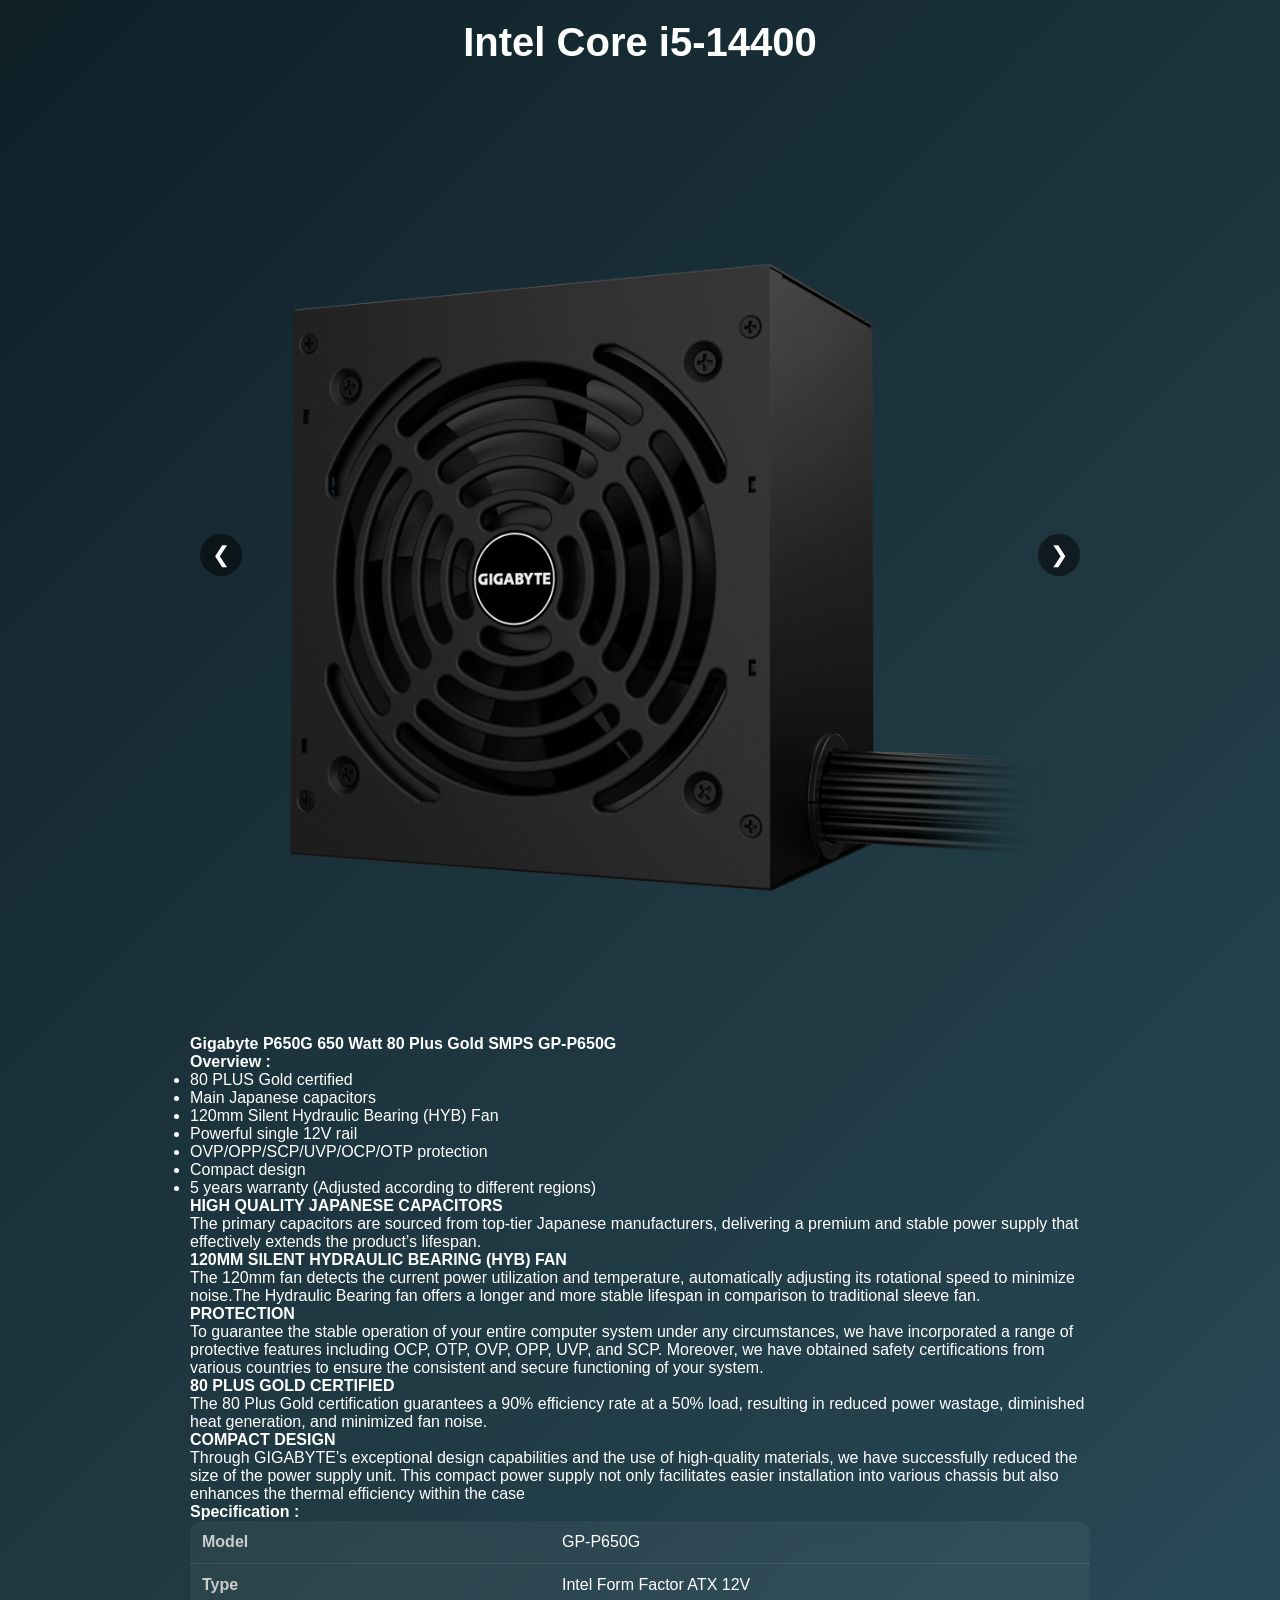
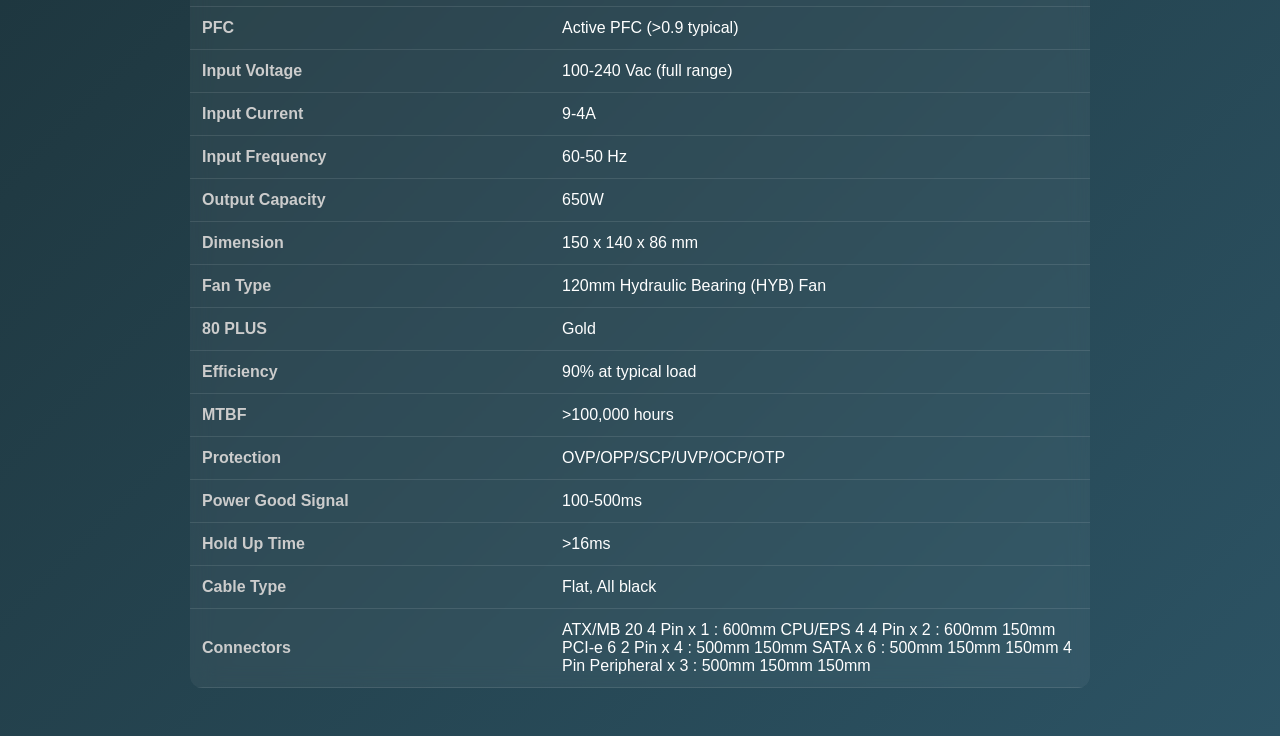
<file: psu.html>
<!DOCTYPE html>
<html lang="en">
<head>
<meta charset="UTF-8">
<meta name="viewport" content="width=device-width, initial-scale=1.0">
<title>Intel i5-14400</title>

<style>
* { margin: 0; padding: 0; box-sizing: border-box; }

body {
    font-family: 'Segoe UI', sans-serif;
    background: linear-gradient(135deg, #0f2027, #203a43, #2c5364);
    color: white;
    text-align: center;
}

/* Heading */
h1 {
    padding: 20px;
    font-size: clamp(22px, 4vw, 40px);
}

/* Slider */
.slider {
    position: relative;
    width: 90%;
    max-width: 900px;
    margin: 20px auto;
    overflow: hidden;
    border-radius: 16px;
}

.slides {
    display: flex;
    transition: transform 0.8s ease-in-out;
}

.slide {
    min-width: 100%;
}

.slide img {
    width: 100%;
    display: block;
    cursor: pointer;
}

/* Arrows */
.arrow {
    position: absolute;
    top: 50%;
    transform: translateY(-50%);
    font-size: 22px;
    background: rgba(0,0,0,0.5);
    border: none;
    color: white;
    padding: 8px 12px;
    cursor: pointer;
    border-radius: 50%;
}

.left { left: 10px; }
.right { right: 10px; }

/* Table Section */
.specs {
    width: 90%;
    max-width: 900px;
    margin: 30px auto;
    text-align: left;
}

.specs h2 {
    margin-bottom: 15px;
}

table {
    width: 100%;
    border-collapse: collapse;
    background: rgba(255,255,255,0.05);
    backdrop-filter: blur(10px);
    border-radius: 12px;
    overflow: hidden;
}

td {
    padding: 12px;
    border-bottom: 1px solid rgba(255,255,255,0.1);
}

td:first-child {
    font-weight: bold;
    width: 40%;
    color: #ccc;
}

/* Viewer */
.viewer {
    position: fixed;
    top:0; left:0;
    width:100%; height:100%;
    background: rgba(0,0,0,0.9);
    display:none;
    justify-content:center;
    align-items:center;
}

.viewer img {
    max-width:90%;
    max-height:90%;
}

.viewer.active { display:flex; }

</style>
</head>

<body>

<h1>Intel Core i5-14400</h1>

<!-- SLIDER -->
<div class="slider" id="slider">
    <div class="slides" id="slides">
        <div class="slide"><img src="products/P650G_01.png"></div>
        <div class="slide"><img src="products/P650G_02.png"></div>
		<div class="slide"><img src="products/P650G_03.png"></div>
		<div class="slide"><img src="products/P650G_04.png"></div>
		<div class="slide"><img src="products/P650G_05.png"></div>
		<div class="slide"><img src="products/P650G_06.png"></div>
    </div>

    <button class="arrow left" onclick="prevSlide()">❮</button>
    <button class="arrow right" onclick="nextSlide()">❯</button>
</div>

<!-- SPEC TABLE -->
<div class="specs">



<div class="woocommerce-Tabs-panel woocommerce-Tabs-panel--description panel entry-content wc-tab" id="tab-description" role="tabpanel" aria-labelledby="tab-title-description" style=""><p><strong>Gigabyte P650G 650 Watt 80 Plus Gold SMPS GP-P650G</strong></p><p><strong>Overview :&nbsp;</strong></p><ul><li>80 PLUS Gold certified</li><li>Main Japanese capacitors</li><li>120mm Silent Hydraulic Bearing (HYB) Fan</li><li>Powerful single  12V rail</li><li>OVP/OPP/SCP/UVP/OCP/OTP protection</li><li>Compact design</li><li>5 years warranty (Adjusted according to different regions)</li></ul><p><strong>HIGH QUALITY JAPANESE CAPACITORS</strong></p><p>The primary capacitors are sourced from top-tier Japanese manufacturers, delivering a premium and stable power supply that effectively extends the product’s lifespan.</p><p><strong>120MM SILENT HYDRAULIC BEARING (HYB) FAN</strong></p><p>The 120mm fan detects the current power utilization and temperature, automatically adjusting its rotational speed to minimize noise.The Hydraulic Bearing fan offers a longer and more stable lifespan in comparison to traditional sleeve fan.</p><p><strong>PROTECTION</strong></p><p>To guarantee the stable operation of your entire computer system under any circumstances, we have incorporated a range of protective features including OCP, OTP, OVP, OPP, UVP, and SCP. Moreover, we have obtained safety certifications from various countries to ensure the consistent and secure functioning of your system.</p><p><strong>80 PLUS GOLD CERTIFIED</strong></p><p>The 80 Plus Gold certification guarantees a 90% efficiency rate at a 50% load, resulting in reduced power wastage, diminished heat generation, and minimized fan noise.</p><p><strong>COMPACT DESIGN</strong></p><p>Through GIGABYTE’s exceptional design capabilities and the use of high-quality materials, we have successfully reduced the size of the power supply unit. This compact power supply not only facilitates easier installation into various chassis but also enhances the thermal efficiency within the case</p><p><strong>Specification :&nbsp;</strong></p><table width="873"><tbody><tr><td width="125">Model</td><td width="748">GP-P650G</td></tr><tr><td>Type</td><td>Intel Form Factor ATX 12V</td></tr><tr><td>PFC</td><td>Active PFC (&gt;0.9 typical)</td></tr><tr><td>Input Voltage</td><td>100-240 Vac (full range)</td></tr><tr><td>Input Current</td><td>9-4A</td></tr><tr><td>Input Frequency</td><td>60-50 Hz</td></tr><tr><td>Output Capacity</td><td>650W</td></tr><tr><td>Dimension</td><td>150 x 140 x 86 mm</td></tr><tr><td>Fan Type</td><td>120mm Hydraulic Bearing (HYB) Fan</td></tr><tr><td>80 PLUS</td><td>Gold</td></tr><tr><td>Efficiency</td><td>90% at typical load</td></tr><tr><td>MTBF</td><td>&gt;100,000 hours</td></tr><tr><td>Protection</td><td>OVP/OPP/SCP/UVP/OCP/OTP</td></tr><tr><td>Power Good Signal</td><td>100-500ms</td></tr><tr><td>Hold Up Time</td><td>&gt;16ms</td></tr><tr><td>Cable Type</td><td>Flat, All black</td></tr><tr><td>Connectors</td><td width="748">ATX/MB 20 4 Pin x 1 : 600mm CPU/EPS 4 4 Pin x 2 : 600mm   150mm PCI-e 6 2 Pin x 4 : 500mm   150mm SATA x 6 : 500mm   150mm   150mm 4 Pin Peripheral x 3 : 500mm   150mm   150mm</td></tr></tbody></table><p>&nbsp;</p></div>
    

</div>
	
</div>

<!-- FULLSCREEN -->
<div class="viewer" id="viewer" onclick="closeViewer()">
    <img id="viewerImg">
</div>

<script>
let index = 0;
const slides = document.getElementById("slides");
const totalSlides = slides.children.length;

function updateSlide() {
    slides.style.transform = `translateX(-${index * 100}%)`;
}

function nextSlide() {
    index = (index + 1) % totalSlides;
    updateSlide();
}

function prevSlide() {
    index = (index - 1 + totalSlides) % totalSlides;
    updateSlide();
}

setInterval(nextSlide, 5000);

/* Swipe */
let startX = 0;

slider.addEventListener("touchstart", e => {
    startX = e.touches[0].clientX;
});

slider.addEventListener("touchend", e => {
    let endX = e.changedTouches[0].clientX;
    if (startX - endX > 50) nextSlide();
    if (endX - startX > 50) prevSlide();
});

/* Viewer */
const viewer = document.getElementById("viewer");
const viewerImg = document.getElementById("viewerImg");

document.querySelectorAll(".slide img").forEach(img => {
    img.onclick = () => {
        viewer.classList.add("active");
        viewerImg.src = img.src;
    }
});

function closeViewer() {
    viewer.classList.remove("active");
}
</script>

</body>
</html>
</file>
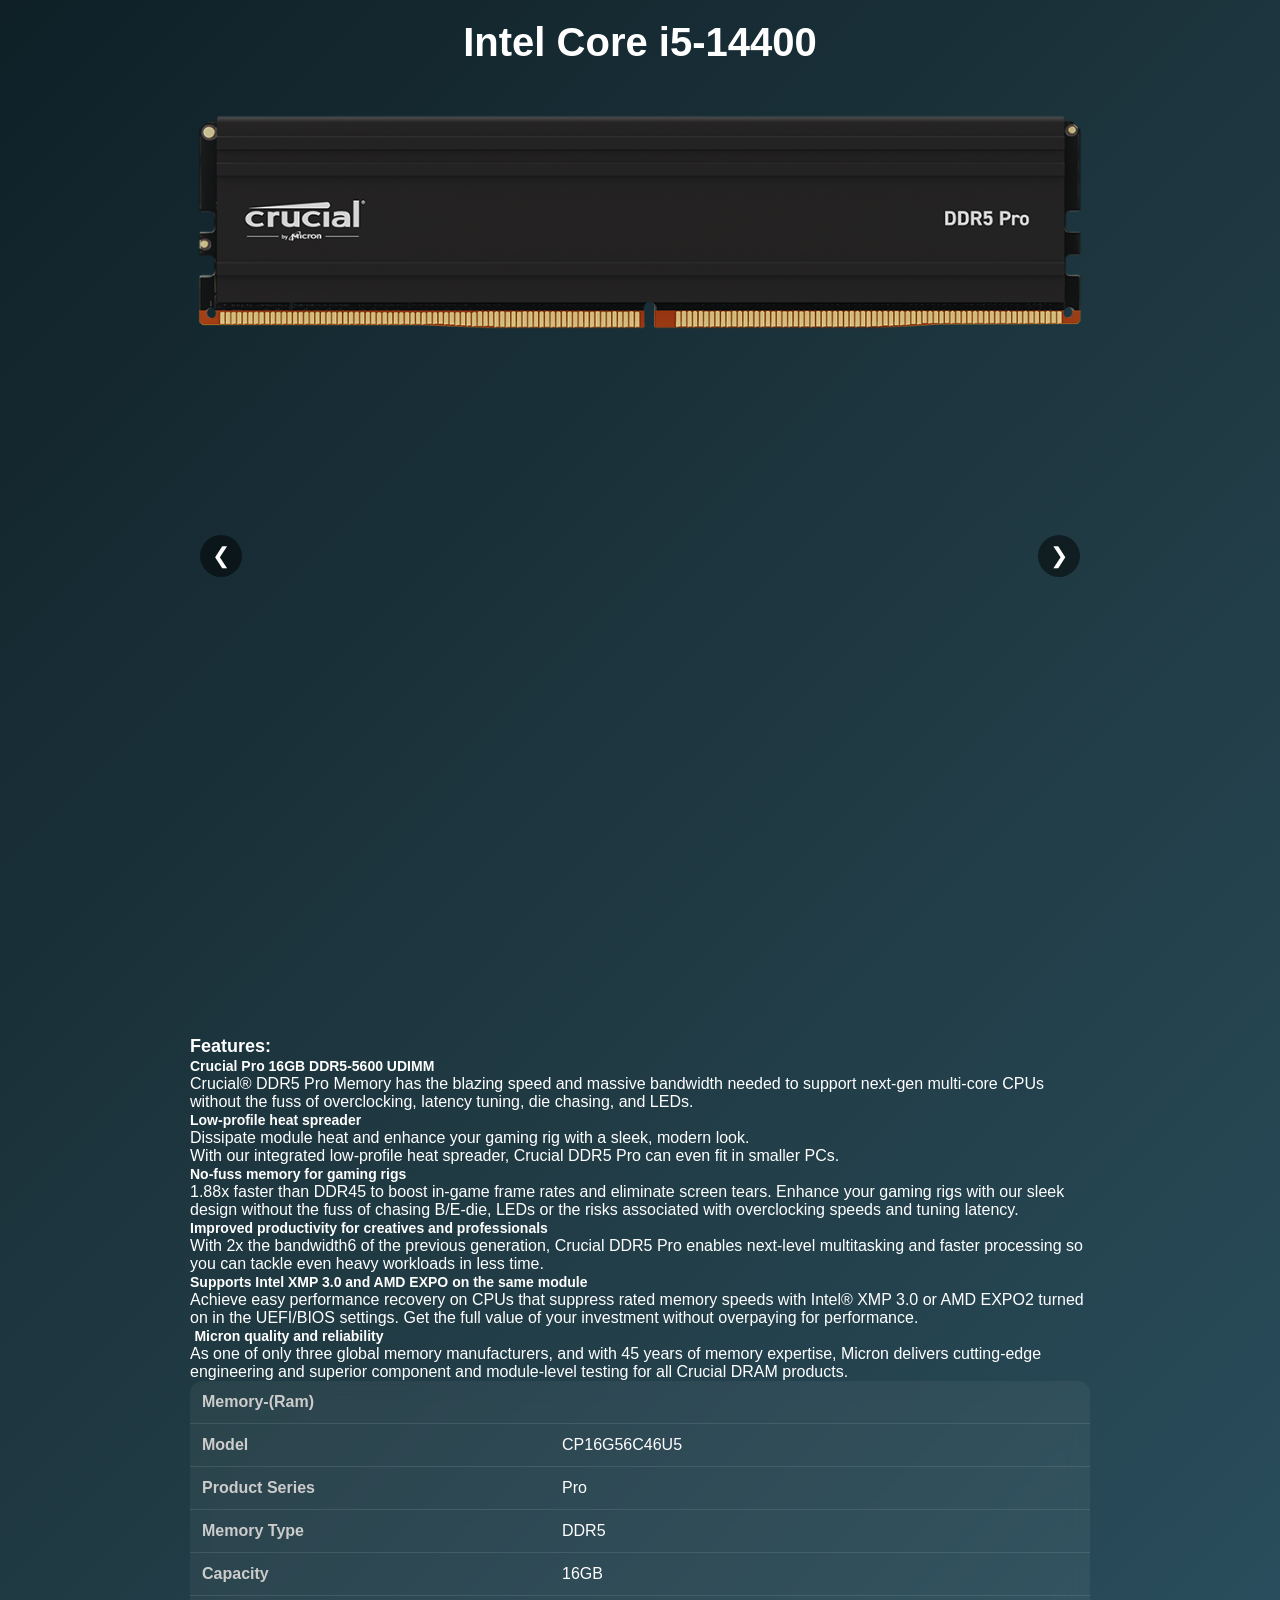
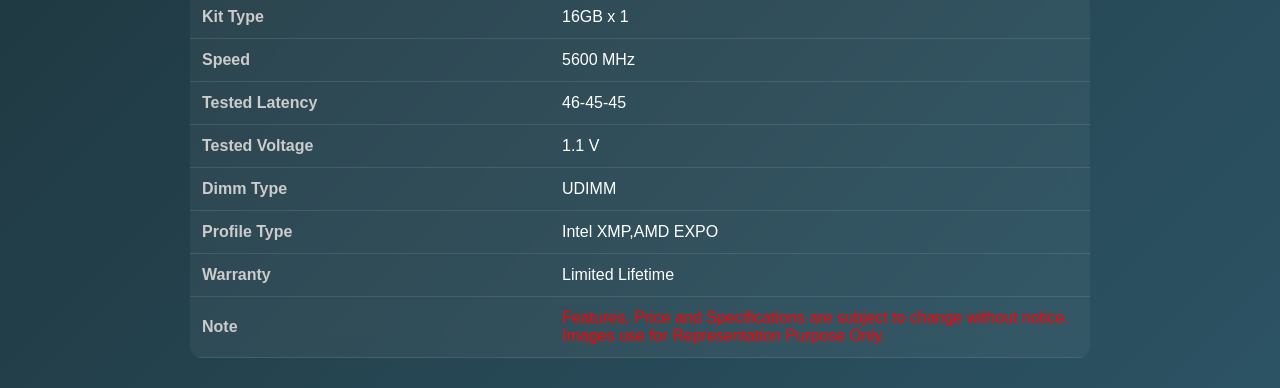
<file: ram.html>
<!DOCTYPE html>
<html lang="en">
<head>
<meta charset="UTF-8">
<meta name="viewport" content="width=device-width, initial-scale=1.0">
<title>Intel i5-14400</title>

<style>
* { margin: 0; padding: 0; box-sizing: border-box; }

body {
    font-family: 'Segoe UI', sans-serif;
    background: linear-gradient(135deg, #0f2027, #203a43, #2c5364);
    color: white;
    text-align: center;
}

/* Heading */
h1 {
    padding: 20px;
    font-size: clamp(22px, 4vw, 40px);
}

/* Slider */
.slider {
    position: relative;
    width: 90%;
    max-width: 900px;
    margin: 20px auto;
    overflow: hidden;
    border-radius: 16px;
}

.slides {
    display: flex;
    transition: transform 0.8s ease-in-out;
}

.slide {
    min-width: 100%;
}

.slide img {
    width: 100%;
    display: block;
    cursor: pointer;
}

/* Arrows */
.arrow {
    position: absolute;
    top: 50%;
    transform: translateY(-50%);
    font-size: 22px;
    background: rgba(0,0,0,0.5);
    border: none;
    color: white;
    padding: 8px 12px;
    cursor: pointer;
    border-radius: 50%;
}

.left { left: 10px; }
.right { right: 10px; }

/* Table Section */
.specs {
    width: 90%;
    max-width: 900px;
    margin: 30px auto;
    text-align: left;
}

.specs h2 {
    margin-bottom: 15px;
}

table {
    width: 100%;
    border-collapse: collapse;
    background: rgba(255,255,255,0.05);
    backdrop-filter: blur(10px);
    border-radius: 12px;
    overflow: hidden;
}

td {
    padding: 12px;
    border-bottom: 1px solid rgba(255,255,255,0.1);
}

td:first-child {
    font-weight: bold;
    width: 40%;
    color: #ccc;
}

/* Viewer */
.viewer {
    position: fixed;
    top:0; left:0;
    width:100%; height:100%;
    background: rgba(0,0,0,0.9);
    display:none;
    justify-content:center;
    align-items:center;
}

.viewer img {
    max-width:90%;
    max-height:90%;
}

.viewer.active { display:flex; }

</style>
</head>

<body>

<h1>Intel Core i5-14400</h1>

<!-- SLIDER -->
<div class="slider" id="slider">
    <div class="slides" id="slides">
        <div class="slide"><img src="products/crucial-DDR5-Pro-memory-gallery-image-1.png"></div>
        <div class="slide"><img src="products/crucial-DDR5-Pro-memory-gallery-image-2.png"></div>
        <div class="slide"><img src="products/crucial-DDR5-Pro-memory-gallery-image-3.png"></div>
		<div class="slide"><img src="products/crucial-DDR5-Pro-memory-gallery-image-4.png"></div>
		<div class="slide"><img src="products/crucial-DDR5-Pro-memory-gallery-image-5.png"></div>
		<div class="slide"><img src="products/crucial-DDR5-Pro-memory-gallery-image-6.png"></div>
    </div>

    <button class="arrow left" onclick="prevSlide()">❮</button>
    <button class="arrow right" onclick="nextSlide()">❯</button>
</div>

<!-- SPEC TABLE -->
<div class="specs">
<div class="tab-pane active" id="tab-description">
            <div class="container-fluid" style="padding:0px;">
            
            </div>
    
            <div class="">
            </div>
            <p><span style="font-size:18px;"><strong>Features:</strong></span></p>

<p><span style="font-size:14px;"><strong>Crucial Pro 16GB DDR5-5600 UDIMM</strong></span></p>

<p>Crucial® DDR5 Pro Memory has the blazing speed and massive bandwidth needed to support next-gen multi-core CPUs without the fuss of overclocking, latency tuning, die chasing, and LEDs.</p>

<p><span style="font-size:14px;"><strong>Low-profile heat spreader</strong></span></p>

<p>Dissipate module heat and enhance your gaming rig with a sleek, modern look.<br>
With our integrated low-profile heat spreader, Crucial DDR5 Pro can even fit in smaller PCs.</p>

<p><span style="font-size:14px;"><strong>No-fuss memory for gaming rigs</strong></span></p>

<p>1.88x faster than DDR45 to boost in-game frame rates and eliminate screen tears. Enhance your gaming rigs with our sleek design without the fuss of chasing B/E-die, LEDs or the risks associated with overclocking speeds and tuning latency.</p>

<p><span style="font-size:14px;"><strong>Improved productivity for creatives and professionals</strong></span></p>

<p>With 2x the bandwidth6 of the previous generation, Crucial DDR5 Pro enables next-level multitasking and faster processing so you can tackle even heavy workloads in less time.</p>

<p><span style="font-size:14px;"><strong>Supports Intel XMP 3.0 and AMD EXPO on the same module</strong></span></p>

<p>Achieve easy performance recovery on CPUs that suppress rated memory speeds with Intel® XMP 3.0 or AMD EXPO2 turned on in the UEFI/BIOS settings. Get the full value of your investment without overpaying for performance.</p>

<p>&nbsp;<span style="font-size:14px;"><strong>Micron quality and reliability</strong></span></p>

<p>As one of only three global memory manufacturers, and with 45 years of memory expertise, Micron delivers cutting-edge engineering and superior component and module-level testing for all Crucial DRAM products.</p></div>



<table class="table">
                                       
                                      <thead>
                                          <tr>
                                              <td colspan="2">
                                                  <strong>Memory-(Ram)</strong>
                                              </td>
                                          </tr>
                                      </thead>
                                      <tbody>
                                           
                                          <tr>
                                              <td>Model</td>
                                              <td>CP16G56C46U5</td>
                                          </tr>
                                           
                                          <tr>
                                              <td>Product Series</td>
                                              <td>Pro</td>
                                          </tr>
                                           
                                          <tr>
                                              <td>Memory Type</td>
                                              <td>DDR5</td>
                                          </tr>
                                           
                                          <tr>
                                              <td>Capacity</td>
                                              <td>16GB</td>
                                          </tr>
                                           
                                          <tr>
                                              <td>Kit Type</td>
                                              <td>16GB x 1</td>
                                          </tr>
                                           
                                          <tr>
                                              <td>Speed</td>
                                              <td>5600 MHz</td>
                                          </tr>
                                           
                                          <tr>
                                              <td>Tested Latency</td>
                                              <td>46-45-45</td>
                                          </tr>
                                           
                                          <tr>
                                              <td>Tested Voltage</td>
                                              <td>1.1 V</td>
                                          </tr>
                                           
                                          <tr>
                                              <td>Dimm Type</td>
                                              <td>UDIMM</td>
                                          </tr>
                                           
                                          <tr>
                                              <td>Profile Type</td>
                                              <td>Intel XMP,AMD EXPO</td>
                                          </tr>
                                           
                                          <tr>
                                              <td>Warranty</td>
                                              <td>Limited Lifetime</td>
                                          </tr>
                                           
                                          <tr>
                                              <td>Note</td>
                                              <td><p><span style="color: #ff0000;"> Features, Price and Specifications are subject to change without notice. Images use for Representation Purpose Only.</span></p></td>
                                          </tr>
                                           
                                      </tbody>
                                                                        </table>
    

</div>
	
</div>

<!-- FULLSCREEN -->
<div class="viewer" id="viewer" onclick="closeViewer()">
    <img id="viewerImg">
</div>

<script>
let index = 0;
const slides = document.getElementById("slides");
const totalSlides = slides.children.length;

function updateSlide() {
    slides.style.transform = `translateX(-${index * 100}%)`;
}

function nextSlide() {
    index = (index + 1) % totalSlides;
    updateSlide();
}

function prevSlide() {
    index = (index - 1 + totalSlides) % totalSlides;
    updateSlide();
}

setInterval(nextSlide, 5000);

/* Swipe */
let startX = 0;

slider.addEventListener("touchstart", e => {
    startX = e.touches[0].clientX;
});

slider.addEventListener("touchend", e => {
    let endX = e.changedTouches[0].clientX;
    if (startX - endX > 50) nextSlide();
    if (endX - startX > 50) prevSlide();
});

/* Viewer */
const viewer = document.getElementById("viewer");
const viewerImg = document.getElementById("viewerImg");

document.querySelectorAll(".slide img").forEach(img => {
    img.onclick = () => {
        viewer.classList.add("active");
        viewerImg.src = img.src;
    }
});

function closeViewer() {
    viewer.classList.remove("active");
}
</script>

</body>
</html>
</file>
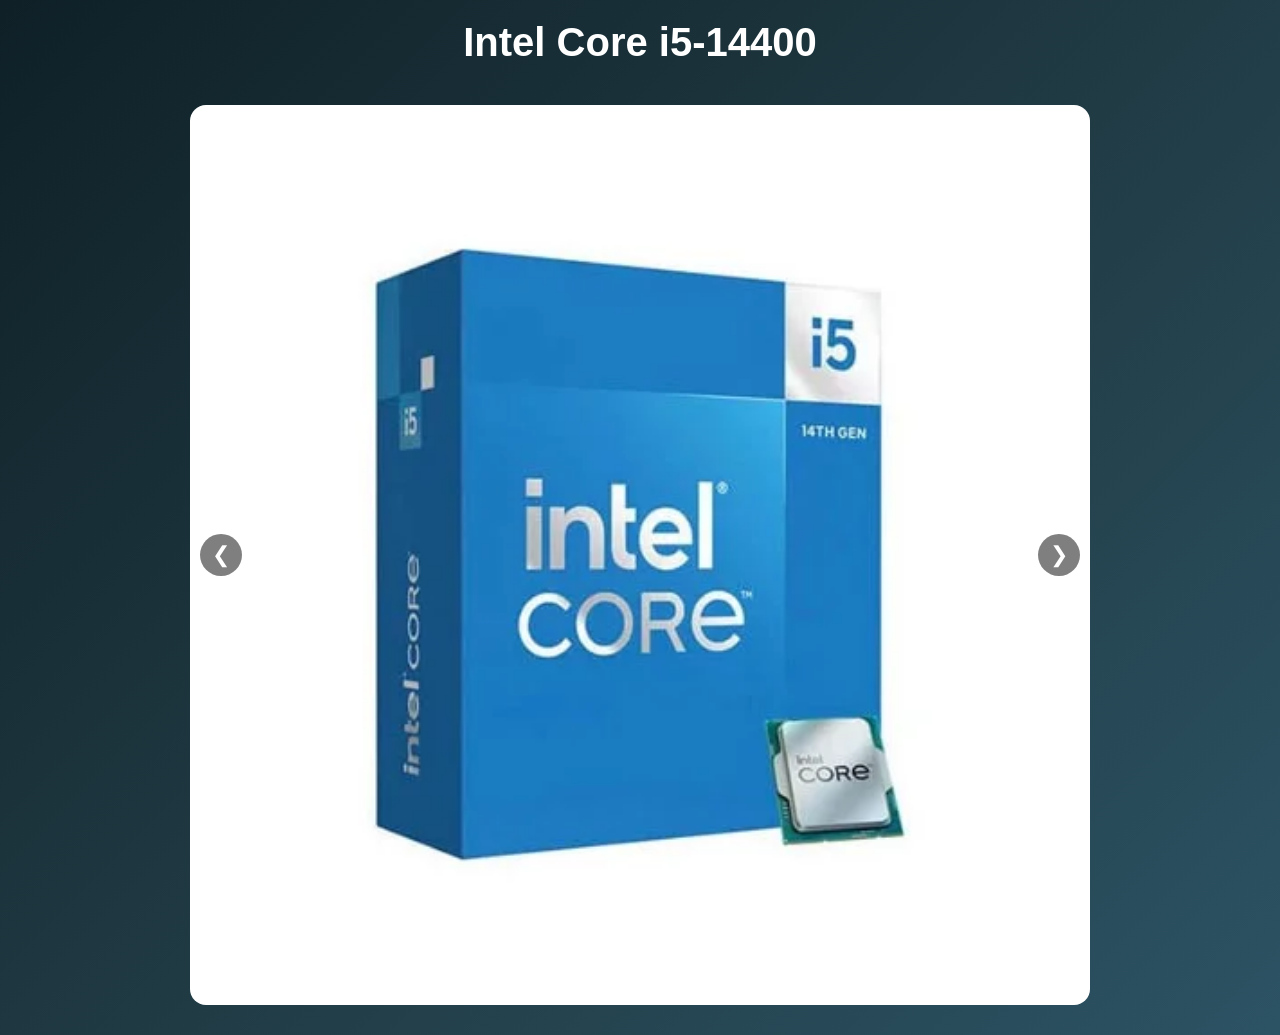
<file: skeleton.html>
<!DOCTYPE html>
<html lang="en">
<head>
<meta charset="UTF-8">
<meta name="viewport" content="width=device-width, initial-scale=1.0">
<title>Intel i5-14400</title>

<style>
* { margin: 0; padding: 0; box-sizing: border-box; }

body {
    font-family: 'Segoe UI', sans-serif;
    background: linear-gradient(135deg, #0f2027, #203a43, #2c5364);
    color: white;
    text-align: center;
}

/* Heading */
h1 {
    padding: 20px;
    font-size: clamp(22px, 4vw, 40px);
}

/* Slider */
.slider {
    position: relative;
    width: 90%;
    max-width: 900px;
    margin: 20px auto;
    overflow: hidden;
    border-radius: 16px;
}

.slides {
    display: flex;
    transition: transform 0.8s ease-in-out;
}

.slide {
    min-width: 100%;
}

.slide img {
    width: 100%;
    display: block;
    cursor: pointer;
}

/* Arrows */
.arrow {
    position: absolute;
    top: 50%;
    transform: translateY(-50%);
    font-size: 22px;
    background: rgba(0,0,0,0.5);
    border: none;
    color: white;
    padding: 8px 12px;
    cursor: pointer;
    border-radius: 50%;
}

.left { left: 10px; }
.right { right: 10px; }

/* Table Section */
.specs {
    width: 90%;
    max-width: 900px;
    margin: 30px auto;
    text-align: left;
}

.specs h2 {
    margin-bottom: 15px;
}

table {
    width: 100%;
    border-collapse: collapse;
    background: rgba(255,255,255,0.05);
    backdrop-filter: blur(10px);
    border-radius: 12px;
    overflow: hidden;
}

td {
    padding: 12px;
    border-bottom: 1px solid rgba(255,255,255,0.1);
}

td:first-child {
    font-weight: bold;
    width: 40%;
    color: #ccc;
}

/* Viewer */
.viewer {
    position: fixed;
    top:0; left:0;
    width:100%; height:100%;
    background: rgba(0,0,0,0.9);
    display:none;
    justify-content:center;
    align-items:center;
}

.viewer img {
    max-width:90%;
    max-height:90%;
}

.viewer.active { display:flex; }

</style>
</head>

<body>

<h1>Intel Core i5-14400</h1>

<!-- SLIDER -->
<div class="slider" id="slider">
    <div class="slides" id="slides">
        <div class="slide">
            <img src="products/Intel-Core-i5-14400-10-Core-LGA-1700-Processor-BX8071514400.png">
        </div>
    </div>

    <button class="arrow left" onclick="prevSlide()">❮</button>
    <button class="arrow right" onclick="nextSlide()">❯</button>
</div>

<!-- SPEC TABLE -->
<div class="specs">
    

</div>
	
</div>

<!-- FULLSCREEN -->
<div class="viewer" id="viewer" onclick="closeViewer()">
    <img id="viewerImg">
</div>

<script>
let index = 0;
const slides = document.getElementById("slides");
const totalSlides = slides.children.length;

function updateSlide() {
    slides.style.transform = `translateX(-${index * 100}%)`;
}

function nextSlide() {
    index = (index + 1) % totalSlides;
    updateSlide();
}

function prevSlide() {
    index = (index - 1 + totalSlides) % totalSlides;
    updateSlide();
}

setInterval(nextSlide, 5000);

/* Swipe */
let startX = 0;

slider.addEventListener("touchstart", e => {
    startX = e.touches[0].clientX;
});

slider.addEventListener("touchend", e => {
    let endX = e.changedTouches[0].clientX;
    if (startX - endX > 50) nextSlide();
    if (endX - startX > 50) prevSlide();
});

/* Viewer */
const viewer = document.getElementById("viewer");
const viewerImg = document.getElementById("viewerImg");

document.querySelectorAll(".slide img").forEach(img => {
    img.onclick = () => {
        viewer.classList.add("active");
        viewerImg.src = img.src;
    }
});

function closeViewer() {
    viewer.classList.remove("active");
}
</script>

</body>
</html>
</file>
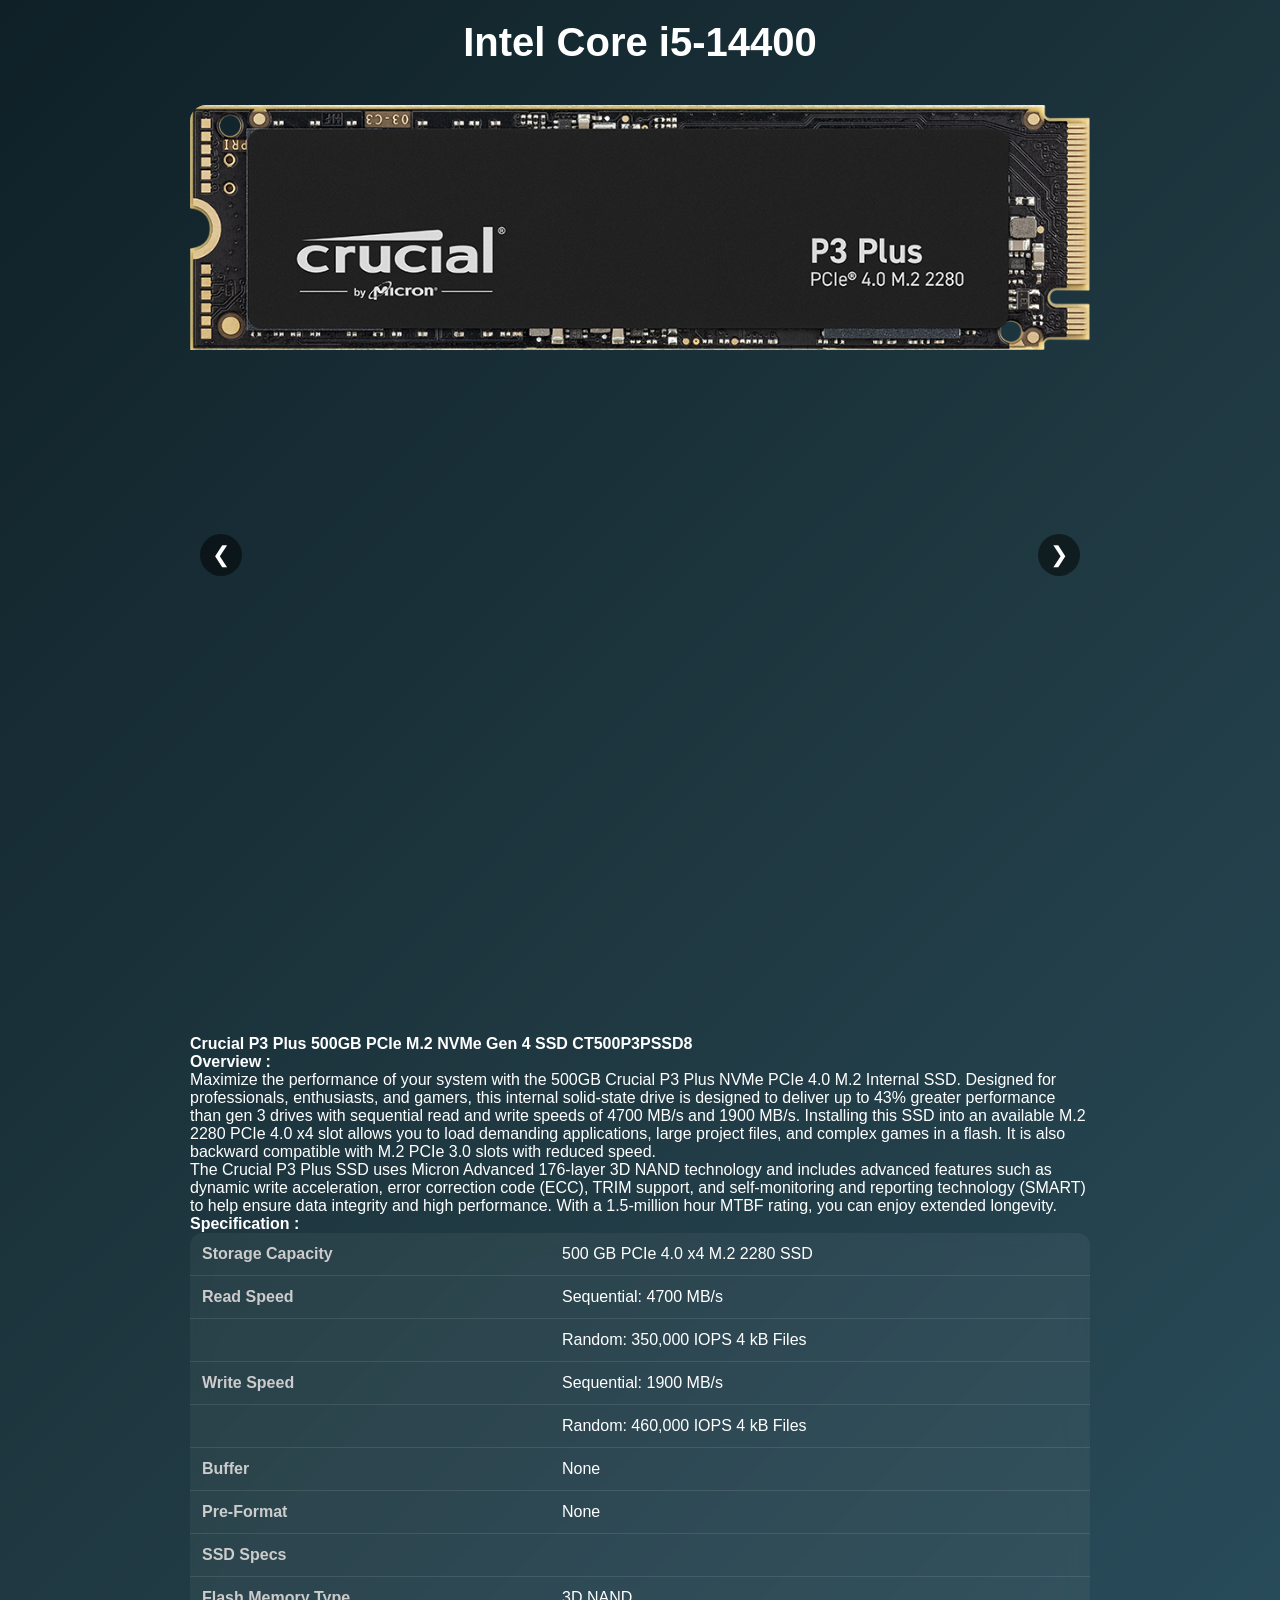
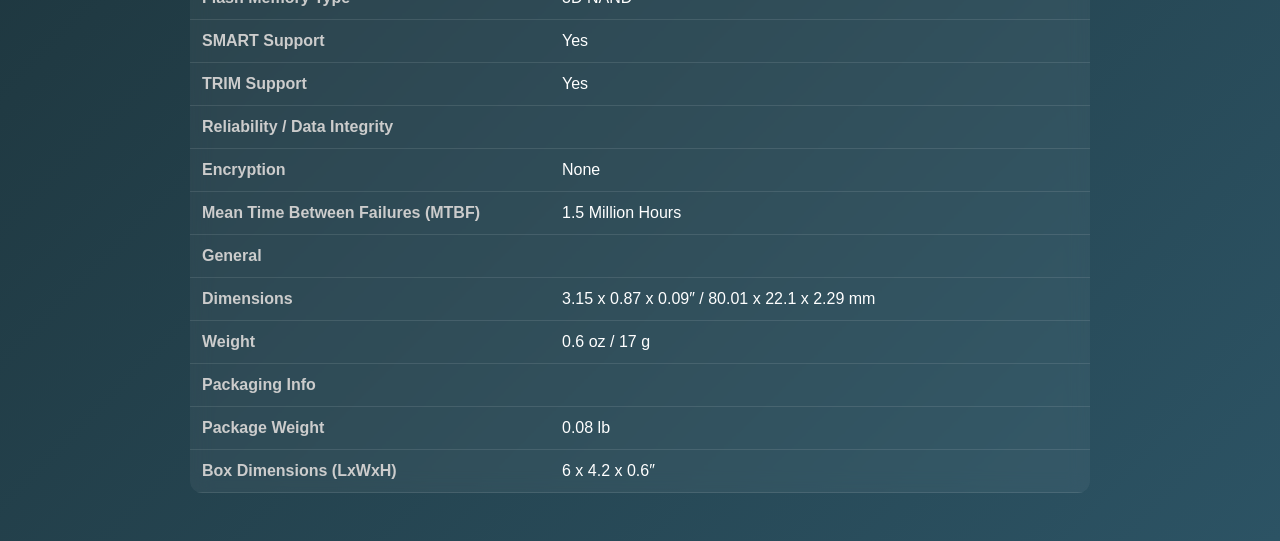
<file: ssd.html>
<!DOCTYPE html>
<html lang="en">
<head>
<meta charset="UTF-8">
<meta name="viewport" content="width=device-width, initial-scale=1.0">
<title>Intel i5-14400</title>

<style>
* { margin: 0; padding: 0; box-sizing: border-box; }

body {
    font-family: 'Segoe UI', sans-serif;
    background: linear-gradient(135deg, #0f2027, #203a43, #2c5364);
    color: white;
    text-align: center;
}

/* Heading */
h1 {
    padding: 20px;
    font-size: clamp(22px, 4vw, 40px);
}

/* Slider */
.slider {
    position: relative;
    width: 90%;
    max-width: 900px;
    margin: 20px auto;
    overflow: hidden;
    border-radius: 16px;
}

.slides {
    display: flex;
    transition: transform 0.8s ease-in-out;
}

.slide {
    min-width: 100%;
}

.slide img {
    width: 100%;
    display: block;
    cursor: pointer;
}

/* Arrows */
.arrow {
    position: absolute;
    top: 50%;
    transform: translateY(-50%);
    font-size: 22px;
    background: rgba(0,0,0,0.5);
    border: none;
    color: white;
    padding: 8px 12px;
    cursor: pointer;
    border-radius: 50%;
}

.left { left: 10px; }
.right { right: 10px; }

/* Table Section */
.specs {
    width: 90%;
    max-width: 900px;
    margin: 30px auto;
    text-align: left;
}

.specs h2 {
    margin-bottom: 15px;
}

table {
    width: 100%;
    border-collapse: collapse;
    background: rgba(255,255,255,0.05);
    backdrop-filter: blur(10px);
    border-radius: 12px;
    overflow: hidden;
}

td {
    padding: 12px;
    border-bottom: 1px solid rgba(255,255,255,0.1);
}

td:first-child {
    font-weight: bold;
    width: 40%;
    color: #ccc;
}

/* Viewer */
.viewer {
    position: fixed;
    top:0; left:0;
    width:100%; height:100%;
    background: rgba(0,0,0,0.9);
    display:none;
    justify-content:center;
    align-items:center;
}

.viewer img {
    max-width:90%;
    max-height:90%;
}

.viewer.active { display:flex; }

</style>
</head>

<body>

<h1>Intel Core i5-14400</h1>

<!-- SLIDER -->
<div class="slider" id="slider">
    <div class="slides" id="slides">
        <div class="slide"><img src="products/crucial-p3-plus-ssd-gallery-image-1.jpg"></div>
		<div class="slide"><img src="products/crucial-p3-plus-ssd-gallery-image-2.jpg"></div>
		<div class="slide"><img src="products/crucial-p3-plus-ssd-gallery-image-3.jpg"></div>
		<div class="slide"><img src="products/crucial-p3-plus-ssd-gallery-image-4.jpg"></div>
		<div class="slide"><img src="products/crucial-p3-plus-ssd-gallery-image-5.jpg"></div>
		<div class="slide"><img src="products/crucial-p3-plus-ssd-gallery-image-6.jpg"></div>
    </div>

    <button class="arrow left" onclick="prevSlide()">❮</button>
    <button class="arrow right" onclick="nextSlide()">❯</button>
</div>

<!-- SPEC TABLE -->
<div class="specs">


<div class="woocommerce-Tabs-panel woocommerce-Tabs-panel--description panel entry-content wc-tab" id="tab-description" role="tabpanel" aria-labelledby="tab-title-description" style=""><p><strong>Crucial P3 Plus 500GB PCIe M.2 NVMe Gen 4 SSD CT500P3PSSD8</strong></p><p><strong>Overview :&nbsp;</strong></p><p>Maximize the performance of your system with the 500GB Crucial P3 Plus NVMe PCIe 4.0 M.2 Internal SSD. Designed for professionals, enthusiasts, and gamers, this internal solid-state drive is designed to deliver up to 43% greater performance than gen 3 drives with sequential read and write speeds of 4700 MB/s and 1900 MB/s. Installing this SSD into an available M.2 2280 PCIe 4.0 x4 slot allows you to load demanding applications, large project files, and complex games in a flash. It is also backward compatible with M.2 PCIe 3.0 slots with reduced speed.</p><p>The Crucial P3 Plus SSD uses Micron Advanced 176-layer 3D NAND technology and includes advanced features such as dynamic write acceleration, error correction code (ECC), TRIM support, and self-monitoring and reporting technology (SMART) to help ensure data integrity and high performance. With a 1.5-million hour MTBF rating, you can enjoy extended longevity.</p><p><strong>Specification :&nbsp;</strong></p><table width="536"><tbody><tr><td width="240">Storage Capacity</td><td width="296">500 GB PCIe 4.0 x4 M.2 2280 SSD</td></tr><tr><td>Read Speed</td><td>Sequential: 4700 MB/s</td></tr><tr><td></td><td>Random: 350,000 IOPS 4 kB Files</td></tr><tr><td>Write Speed</td><td>Sequential: 1900 MB/s</td></tr><tr><td></td><td>Random: 460,000 IOPS 4 kB Files</td></tr><tr><td>Buffer</td><td>None</td></tr><tr><td>Pre-Format</td><td>None</td></tr><tr><td>SSD Specs</td><td></td></tr><tr><td>Flash Memory Type</td><td>3D NAND</td></tr><tr><td>SMART Support</td><td>Yes</td></tr><tr><td>TRIM Support</td><td>Yes</td></tr><tr><td>Reliability / Data Integrity</td><td></td></tr><tr><td>Encryption</td><td>None</td></tr><tr><td>Mean Time Between Failures (MTBF)</td><td>1.5 Million Hours</td></tr><tr><td>General</td><td></td></tr><tr><td>Dimensions</td><td>3.15 x 0.87 x 0.09″ / 80.01 x 22.1 x 2.29&nbsp;mm</td></tr><tr><td>Weight</td><td>0.6&nbsp;oz / 17&nbsp;g</td></tr><tr><td>Packaging Info</td><td></td></tr><tr><td>Package Weight</td><td>0.08 lb</td></tr><tr><td>Box Dimensions (LxWxH)</td><td>6 x 4.2 x 0.6″</td></tr></tbody></table><p>&nbsp;</p></div></div><div class="tab-content-wrap">


</div>
	
</div>

<!-- FULLSCREEN -->
<div class="viewer" id="viewer" onclick="closeViewer()">
    <img id="viewerImg">
</div>

<script>
let index = 0;
const slides = document.getElementById("slides");
const totalSlides = slides.children.length;

function updateSlide() {
    slides.style.transform = `translateX(-${index * 100}%)`;
}

function nextSlide() {
    index = (index + 1) % totalSlides;
    updateSlide();
}

function prevSlide() {
    index = (index - 1 + totalSlides) % totalSlides;
    updateSlide();
}

setInterval(nextSlide, 5000);

/* Swipe */
let startX = 0;

slider.addEventListener("touchstart", e => {
    startX = e.touches[0].clientX;
});

slider.addEventListener("touchend", e => {
    let endX = e.changedTouches[0].clientX;
    if (startX - endX > 50) nextSlide();
    if (endX - startX > 50) prevSlide();
});

/* Viewer */
const viewer = document.getElementById("viewer");
const viewerImg = document.getElementById("viewerImg");

document.querySelectorAll(".slide img").forEach(img => {
    img.onclick = () => {
        viewer.classList.add("active");
        viewerImg.src = img.src;
    }
});

function closeViewer() {
    viewer.classList.remove("active");
}
</script>

</body>
</html>
</file>
